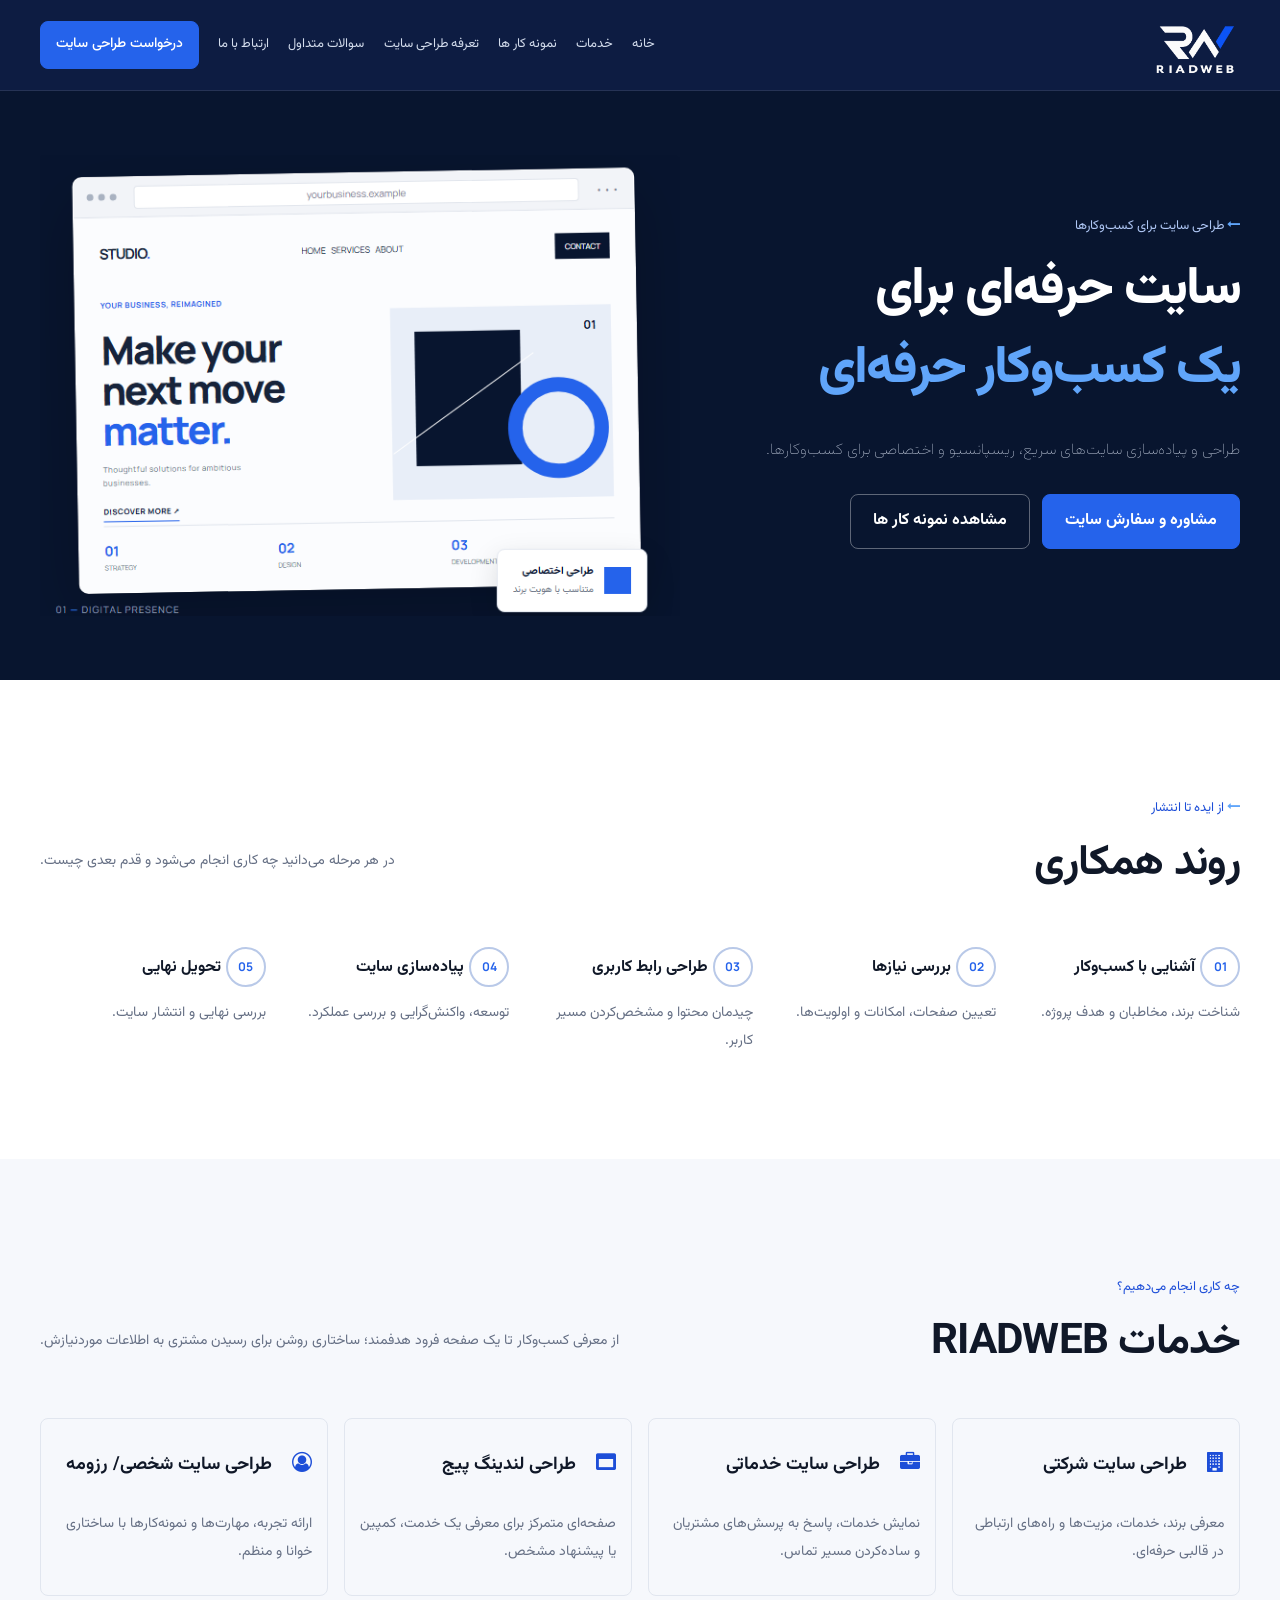
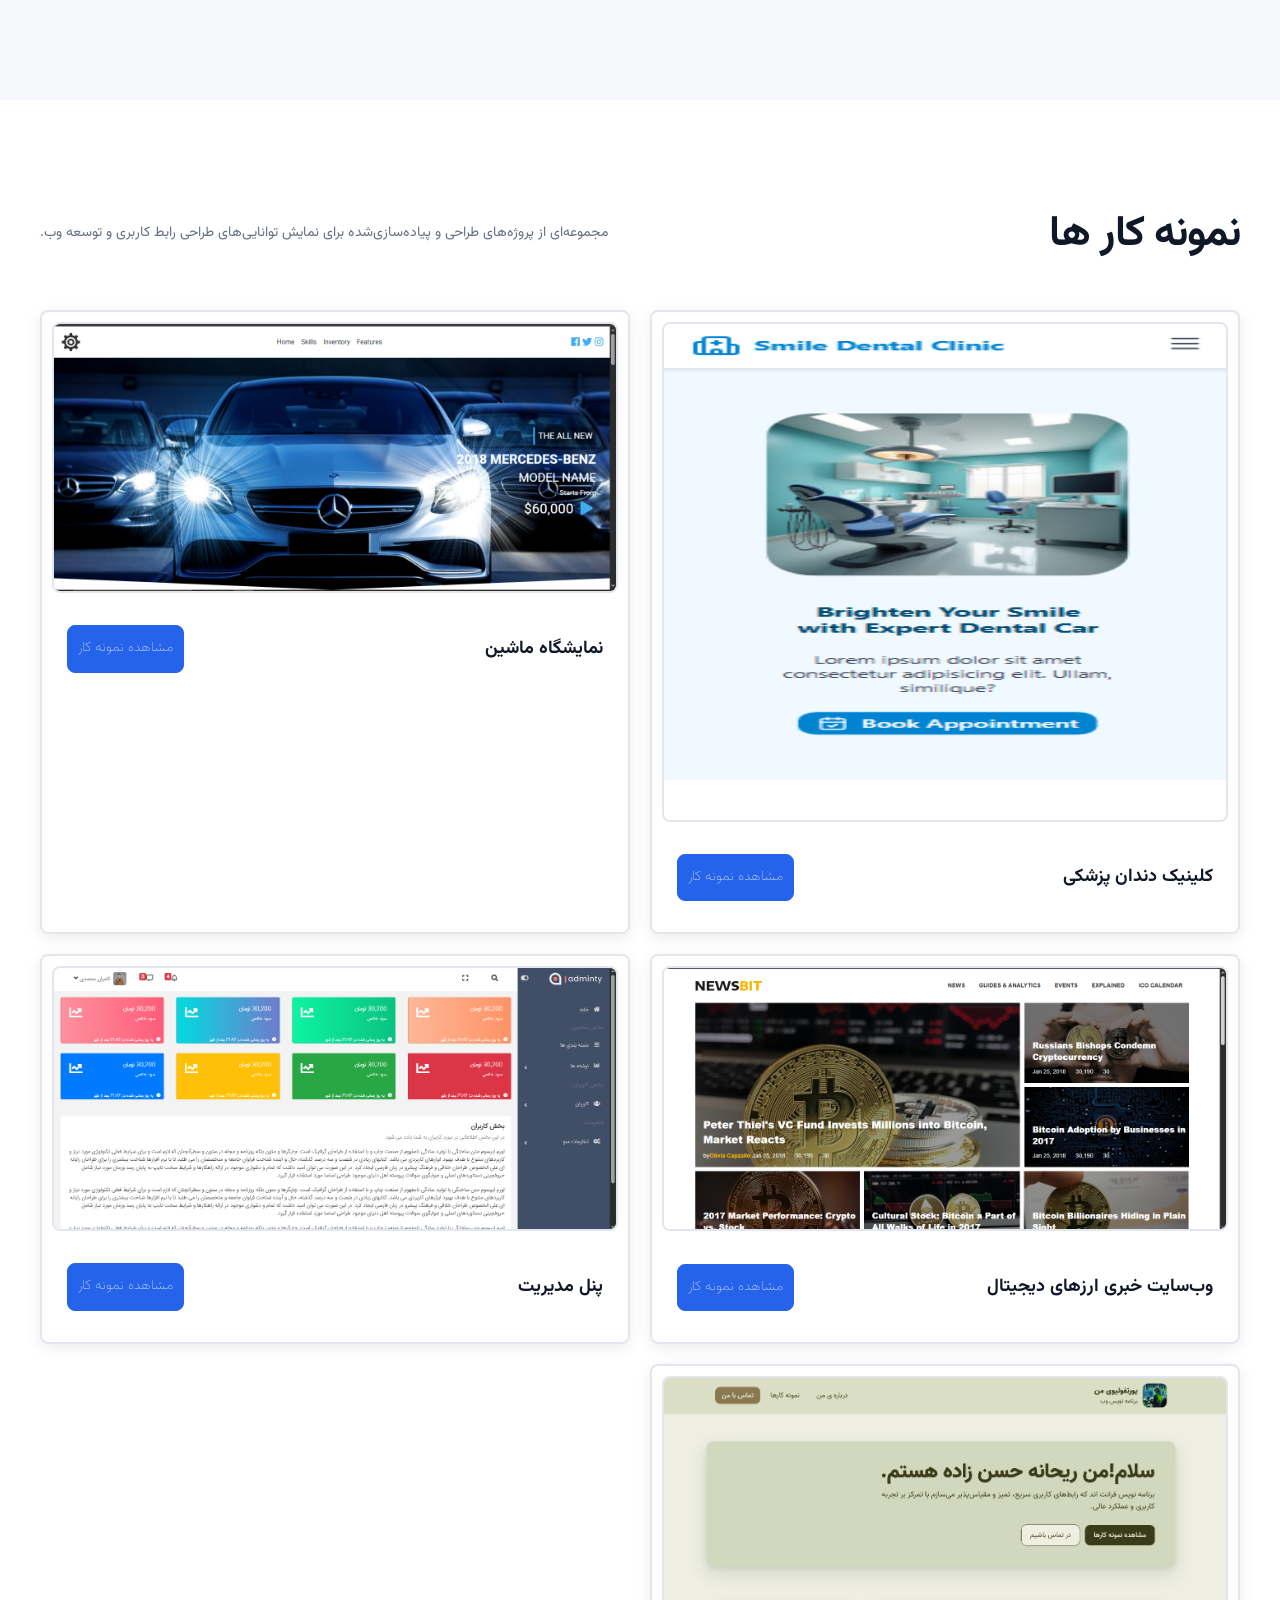
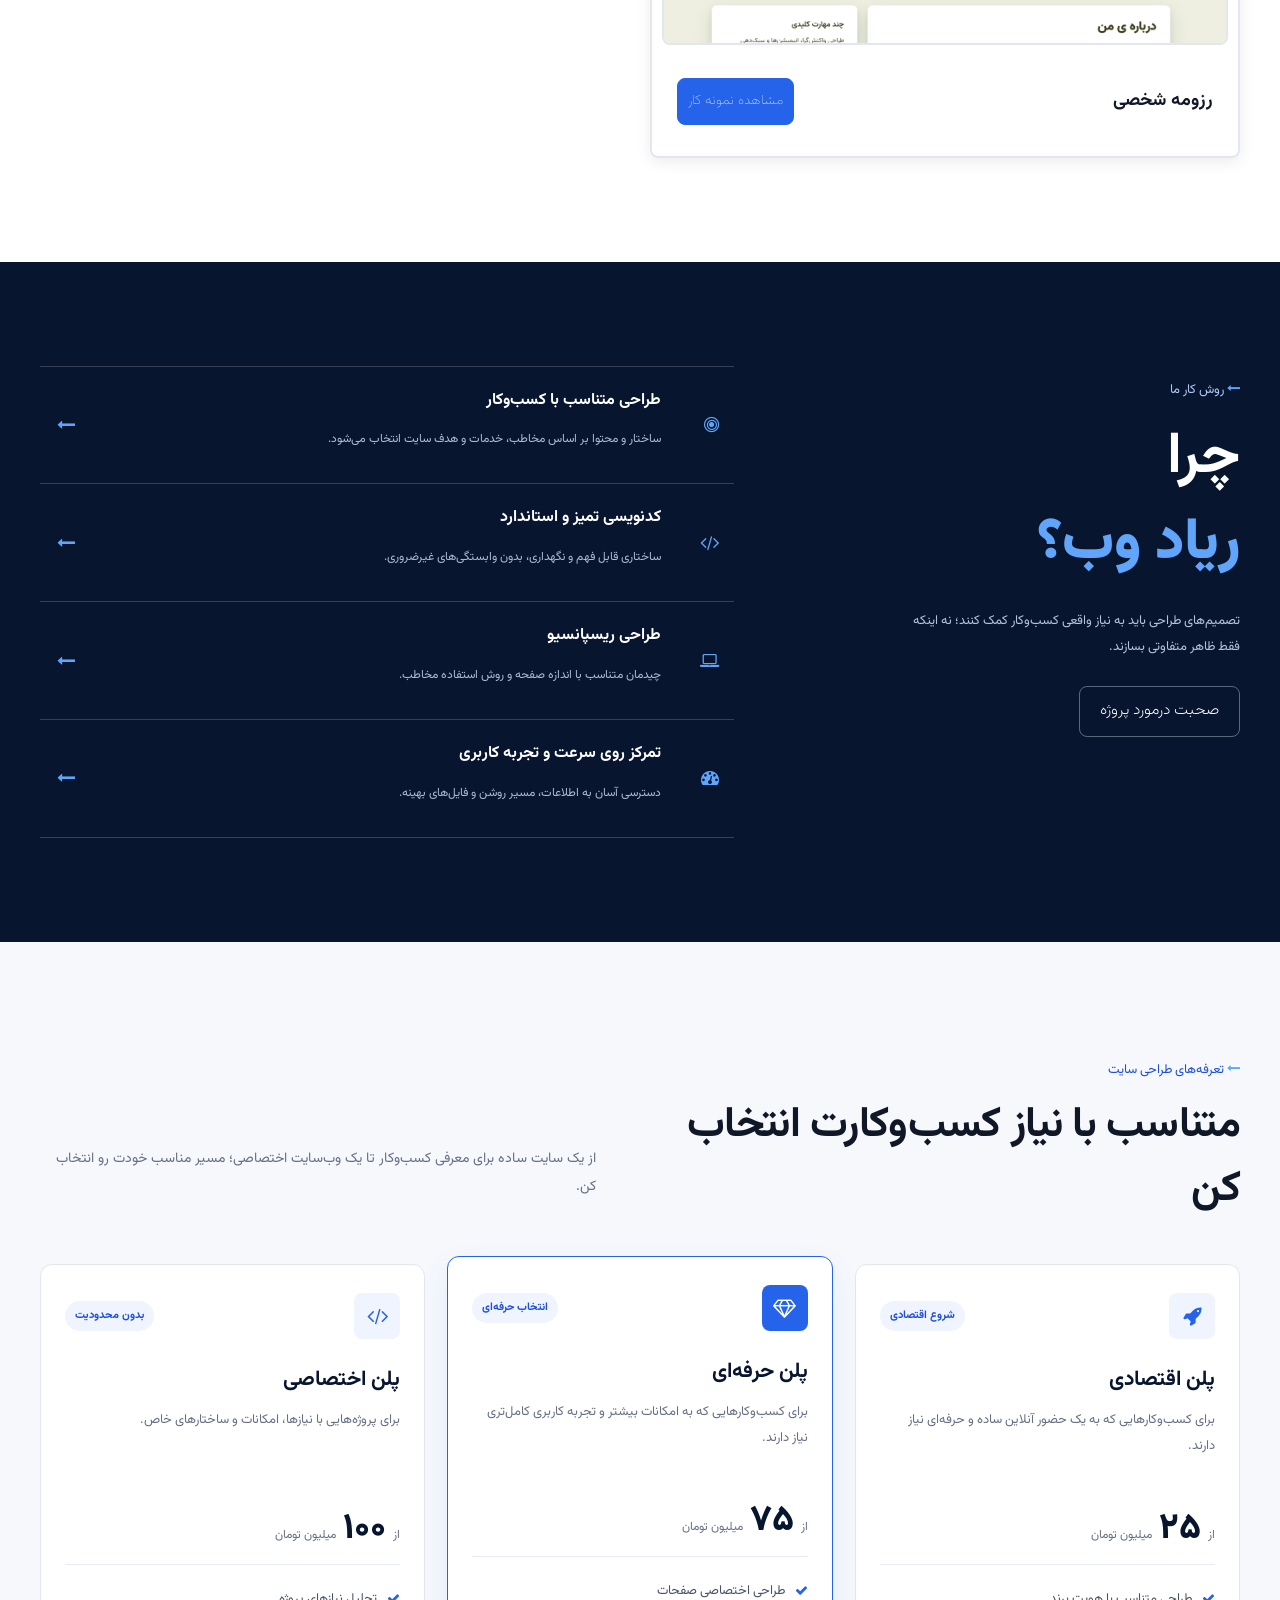
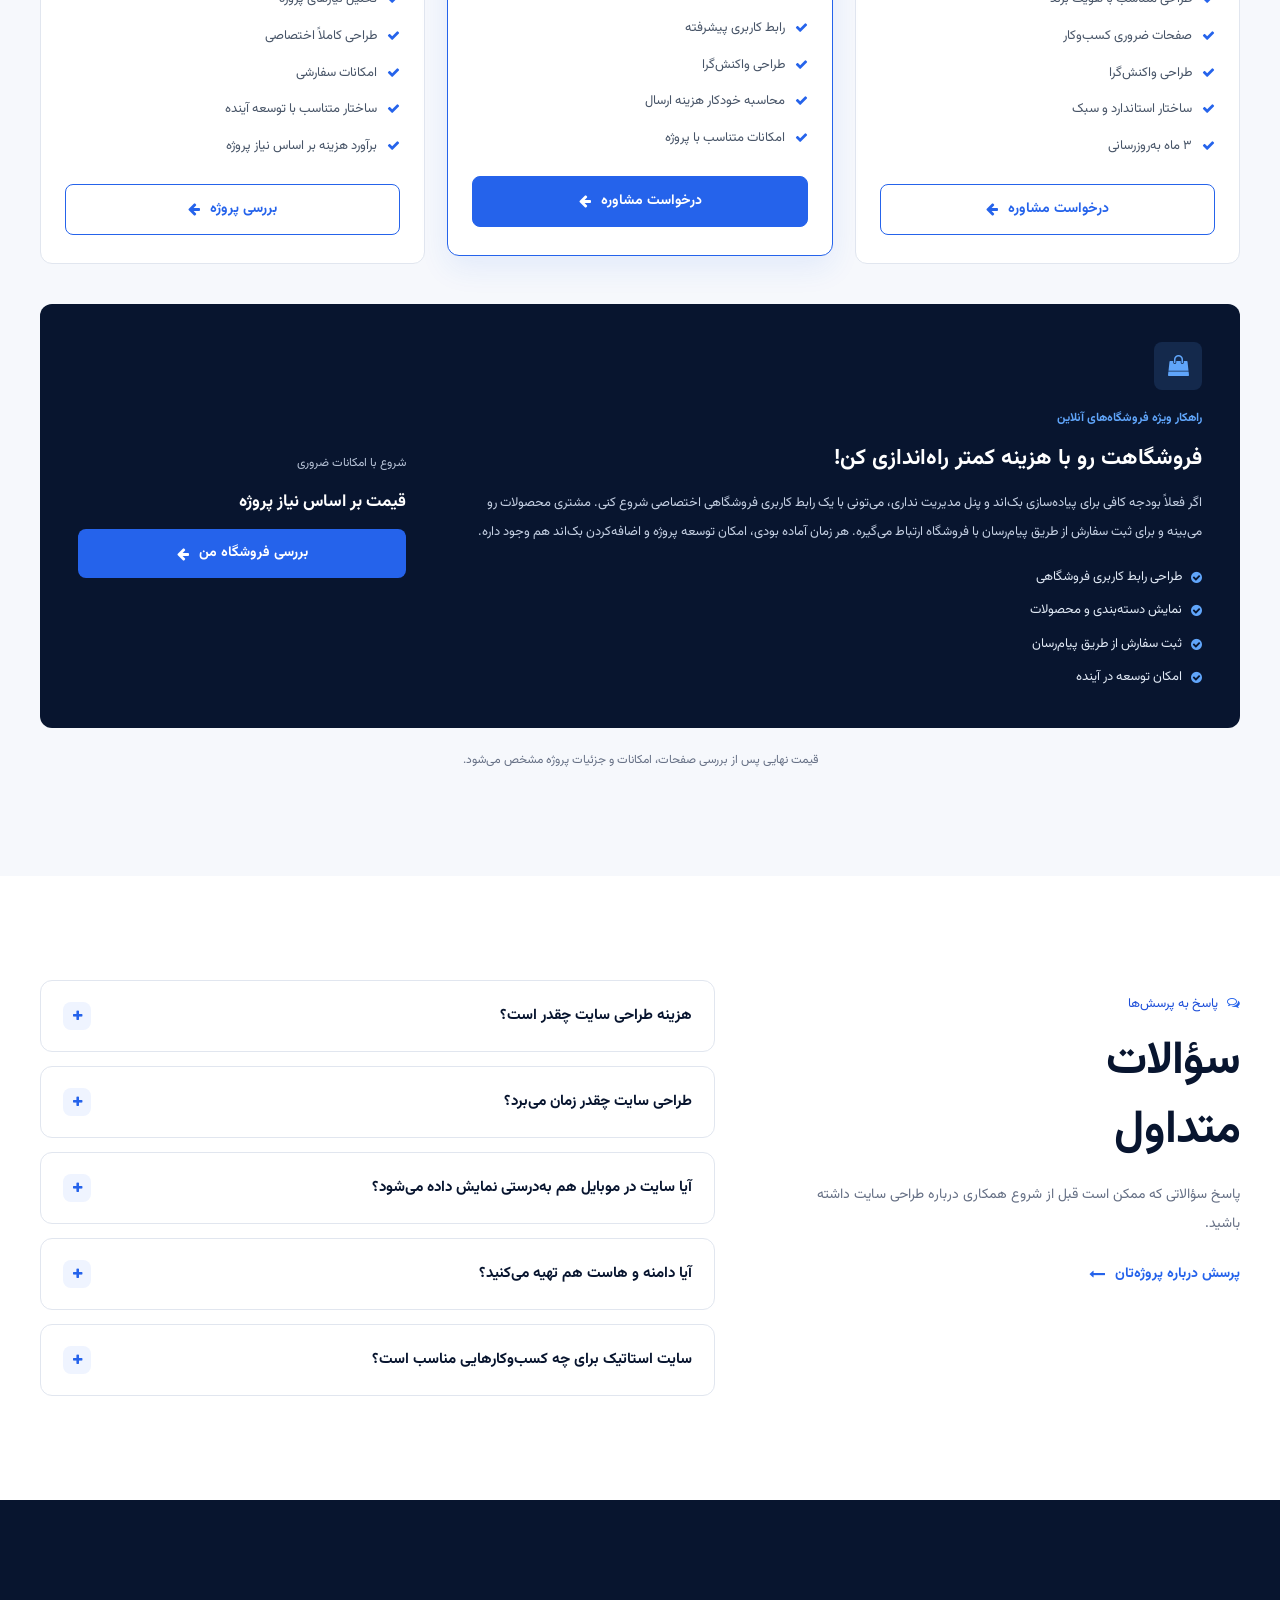
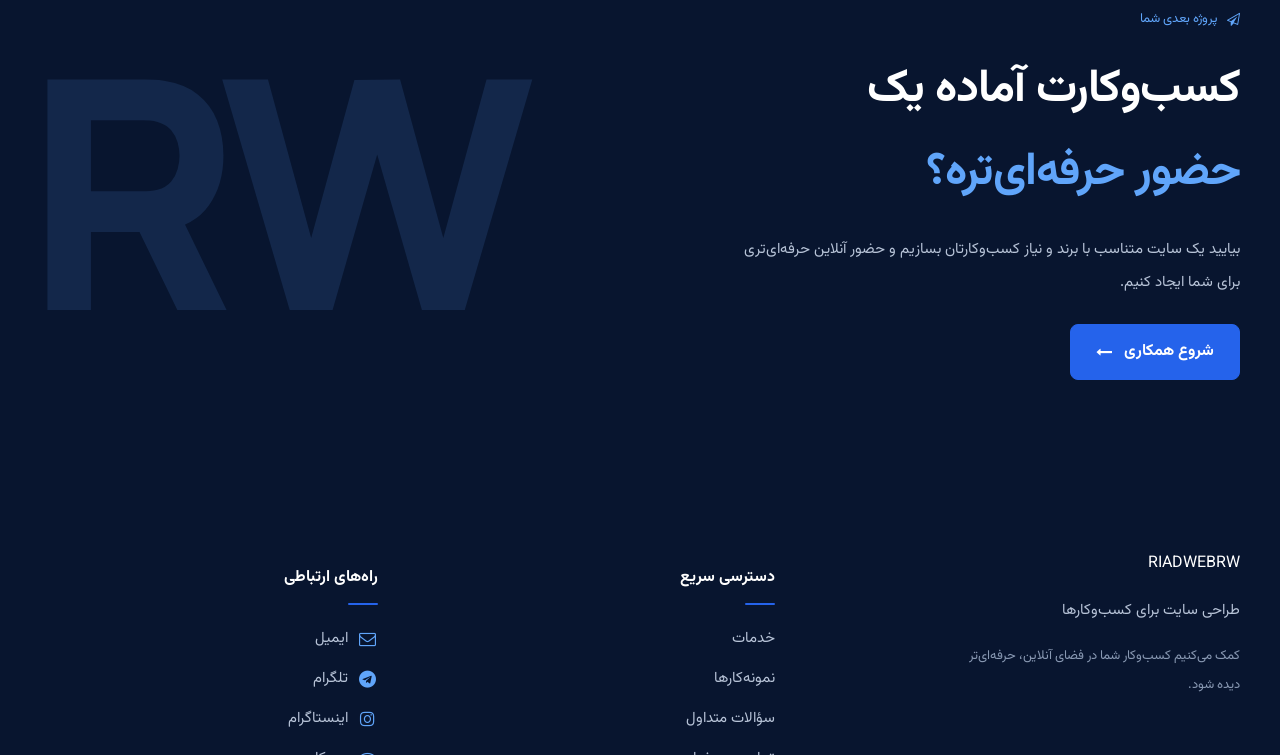
<file: index.html>
<!DOCTYPE html>
<html lang="fa" dir="rtl">

<head>
    <meta charset="UTF-8">
    <meta name="viewport" content="width=device-width, initial-scale=1.0">
    <meta name="theme-color" content="#08152F">
    <link rel="icon" type="image/png" href="images/LogoRiad.png">
    <title>طراحی سایت برای کسب‌وکارها | ریاد وب</title>
    <meta name="description" content="طراحی سایت برای کسب‌وکارها با ریادوب
    طراحی سایت شرکتی، خدماتی و فروشگاهی با رابط کاربری
    مدرن، ریسپانسیو و متناسب با نیاز برند شما.">
    <meta name="robots" content="index,follow">
    <link rel="canonical" href="https://riadweb.ir/">
    <meta property="og:type" content="website">
    <meta property="og:title" content="RIADWEB | طراحی سایت برای کسب‌وکارها">
    <meta property="og:description" content="سایت حرفه‌ای برای یک کسب‌وکار حرفه‌ای.">
    <meta property="og:url" content="https://riadweb.ir/">
    <meta property="og:image" content="https://riadweb.ir/images/LogoRiad.png">
    <meta property="og:image:alt" content="لوگوی برند RIADWEB">
    <!-- icon -->
    <link rel="stylesheet" href="https://cdnjs.cloudflare.com/ajax/libs/font-awesome/4.7.0/css/font-awesome.min.css">
    <!-- font -->
    <link rel="preconnect" href="https://fonts.googleapis.com">
    <link rel="preconnect" href="https://fonts.gstatic.com" crossorigin>
    <link
        href="https://fonts.googleapis.com/css2?family=Manrope:wght@400;500;600;700;800&family=Vazirmatn:wght@400;500;600;700;800&display=swap"
        rel="stylesheet">

    <!-- local file -->
    <link rel="stylesheet" href="styles/style.css">
    <script src="js/script.js" defer></script>
</head>

<body>
    <!-- request btn -->
    <a href="request.html" class="btn-primary btn request-btn">درخواست طراحی سایت</a>
    <!-- Start Header Section -->
    <header class="header">
        <section class="container header-inner">
            <article class="brand">
                <a href="#home">
                    <img src="images/LogoRiad.png" alt="لوگوی ریادوب">
                </a>
            </article>
            <button class="menu-toggle" type="button" aria-controls="primary-nav" aria-label="باز کردن منو"
                aria-expanded="false">
                <i class="fa fa-navicon"></i>
            </button>
            <nav class="primary-nav" id="primary-nav" aria-label="ناوبری اصلی">
                <a href="#home">خانه</a>
                <a href="#services">خدمات</a>
                <a href="#portfolio">نمونه کار ها</a>
                <a href="#plans">تعرفه طراحی سایت</a>
                <a href="#faq">سوالات متداول</a>
                <a href="#contact">ارتباط با ما</a>
                <a class="btn btn-primary" href="request.html">درخواست طراحی سایت</a>
            </nav>
        </section>
    </header>
    <!-- End Header Section -->
    <!-- Start Main -->
    <main>
        <!-- Start Hero Section -->
        <section class="hero" id="home">
            <div class="container">
                <div class="hero-text">
                    <!-- eyebrow -->
                    <P class="eyebrow">
                        <i class="fa fa-long-arrow-left"></i>
                        طراحی سایت برای کسب‌وکارها
                    </P>
                    <h1>
                        سایت حرفه‌ای برای<br />
                        <span>یک کسب‌وکار حرفه‌ای</span>
                    </h1>
                    <h5>طراحی و پیاده‌سازی سایت‌های سریع، ریسپانسیو و اختصاصی برای کسب‌وکارها.</h5>
                    <div class="hero-btn">
                        <a href="request.html" class="btn btn-primary">مشاوره و سفارش سایت</a>
                        <a href="#portfolio" class="btn btn-outline">مشاهده نمونه کار ها</a>
                    </div>
                </div>
                <div class="hero-img">
                    <img src="images/simple_web.png" alt="نمونه صفحه وب">
                </div>
            </div>
        </section>
        <!-- End Hero Section -->
        <!-- Start Process Section -->
        <section class="process section-pad">
            <div class="container">
                <div class="section-heading">
                    <div>
                        <!-- eyebrow -->
                        <P class="eyebrow eyebrow-dark">
                            <i class="fa fa-long-arrow-left"></i>
                            از ایده تا انتشار
                        </P>
                        <h2>روند همکاری</h2>
                    </div>
                    <p>در هر مرحله می‌دانید چه کاری انجام می‌شود و قدم بعدی چیست.</p>
                </div>
                <ol class="process-list">
                    <li>
                        <div>
                            <span class="process-number">01</span>
                            <h3>آشنایی با کسب‌وکار</h3>
                        </div>
                        <p>شناخت برند، مخاطبان و هدف پروژه.</p>
                    </li>
                    <li>
                        <div>
                            <span class="process-number">02</span>
                            <h3>بررسی نیازها</h3>
                        </div>
                        <p>تعیین صفحات، امکانات و اولویت‌ها.</p>
                    </li>
                    <li>
                        <div>
                            <span class="process-number">03</span>
                            <h3>طراحی رابط کاربری</h3>
                        </div>
                        <p>چیدمان محتوا و مشخص‌کردن مسیر کاربر.</p>
                    </li>
                    <li>
                        <div>
                            <span class="process-number">04</span>
                            <h3>پیاده‌سازی سایت</h3>
                        </div>
                        <p>توسعه، واکنش‌گرایی و بررسی عملکرد.</p>
                    </li>
                    <li>
                        <div>
                            <span class="process-number">05</span>
                            <h3>تحویل نهایی</h3>
                        </div>
                        <p>بررسی نهایی و انتشار سایت.</p>
                    </li>
                </ol>
            </div>
        </section>
        <!-- End Process Section -->
        <!-- Start Services Section -->
        <section class="services section-pad" id="services">
            <div class="container">
                <div class="section-heading">
                    <div>
                        <!-- eyebrow -->
                        <P class="eyebrow eyebrow-dark">
                            چه کاری انجام می‌دهیم؟
                        </P>
                        <h2>خدمات RIADWEB</h2>
                    </div>
                    <p>از معرفی کسب‌وکار تا یک صفحه فرود هدفمند؛ ساختاری روشن برای رسیدن مشتری به اطلاعات موردنیازش.</p>
                </div>
                <div class="services-grid">
                    <a href="request.html" class="services-card">
                        <div class="card-header">
                            <i class="fa fa-building"></i>
                            <h3>طراحی سایت شرکتی</h3>
                        </div>
                        <p>معرفی برند، خدمات، مزیت‌ها و راه‌های ارتباطی در قالبی حرفه‌ای.</p>
                    </a>
                    <a href="request.html" class="services-card">
                        <div class="card-header">
                            <i class="fa fa-briefcase"></i>
                            <h3>طراحی سایت خدماتی</h3>
                        </div>
                        <p>نمایش خدمات، پاسخ به پرسش‌های مشتریان و ساده‌کردن مسیر تماس.</p>
                    </a>
                    <a href="request.html" class="services-card">
                        <div class="card-header">
                            <i class="fa fa-window-maximize"></i>
                            <h3>طراحی لندینگ پیج</h3>
                        </div>
                        <p>صفحه‌ای متمرکز برای معرفی یک خدمت، کمپین یا پیشنهاد مشخص.</p>
                    </a>
                    <a href="request.html" class="services-card">
                        <div class="card-header">
                            <i class="fa fa-user-circle-o"></i>
                            <h3>طراحی سایت شخصی/ رزومه</h3>
                        </div>
                        <p>ارائه تجربه، مهارت‌ها و نمونه‌کارها با ساختاری خوانا و منظم.</p>
                    </a>
                </div>
            </div>
        </section>
        <!-- End Services Section -->

        <!-- Start Portfolio Section -->
        <section class="portfolio section-pad" id="portfolio">
            <div class="container">
                <div class="section-heading">
                    <h2>نمونه کار ها</h2>
                    <p>
                        مجموعه‌ای از پروژه‌های طراحی و پیاده‌سازی‌شده برای نمایش
                        توانایی‌های طراحی رابط کاربری و توسعه وب.</p>
                </div>
                <div class="portfolio-grid">
                    <!-- Project Article -->
                    <article class="project">
                        <picture>
                            <source media="(min-width: 600px)" srcset="images/dental-clinic-react.png">
                            <img loading="lazy" src="images/dentalsm.png" alt="نمونه کار کلینیک دندان پزشکی">
                        </picture>
                        <div class="project-footer">
                            <h3>کلینیک دندان پزشکی</h3>
                            <a href="https://m-reyhaneh-m.github.io/dental-clinic-react/" target="_blank"
                                rel="noopener noreferrer" class="btn btn-primary">مشاهده نمونه
                                کار</a>
                        </div>
                    </article>
                    <!-- Project Article -->
                    <article class="project">
                        <picture>
                            <source media="(min-width: 600px)" srcset="images/carshopmd.png">
                            <img loading="lazy" src="images/carshopsm.png" alt="نمونه کار نمایشگاه ماشین">
                        </picture>
                        <div class="project-footer">
                            <h3>نمایشگاه ماشین</h3>
                            <a href="https://m-reyhaneh-m.github.io/portfolio.github.io/projects/car-shop/index.html"
                                target="_blank" rel="noopener noreferrer" class="btn btn-primary">مشاهده نمونه
                                کار</a>
                        </div>
                    </article>
                    <!-- Project Article -->
                    <article class="project">
                        <picture>
                            <source media="(min-width: 600px)" srcset="images/cryptomd.png">
                            <img loading="lazy" src="images/cryptosm.png" alt="نمونه کار وب‌سایت خبری ارزهای دیجیتال">
                        </picture>
                        <div class="project-footer">
                            <h3>وب‌سایت خبری ارزهای دیجیتال</h3>
                            <a href="https://m-reyhaneh-m.github.io/portfolio.github.io/projects/second-project/index.html"
                                target="_blank" rel="noopener noreferrer" class="btn btn-primary">مشاهده نمونه
                                کار</a>
                        </div>
                    </article>

                    <!-- Project Article -->
                    <article class="project">
                        <picture>
                            <source media="(min-width: 600px)" srcset="images/adminpanelmd.png">
                            <img loading="lazy" src="images/adminpanelsm.png" alt="نمونه کار پنل مدیریت">
                        </picture>
                        <div class="project-footer">
                            <h3>پنل مدیریت</h3>
                            <a href="https://m-reyhaneh-m.github.io/portfolio.github.io/projects/admin-panel/index.html"
                                target="_blank" rel="noopener noreferrer" class="btn btn-primary">مشاهده نمونه
                                کار</a>
                        </div>
                    </article>
                    <!-- Project Article -->
                    <article class="project">
                        <picture>
                            <source media="(min-width: 600px)" srcset="images/portfoliomd.png">
                            <img loading="lazy" src="images/portfoliosm.png" alt="نمونه کار رزومه شخصی">
                        </picture>
                        <div class="project-footer">
                            <h3>رزومه شخصی</h3>
                            <a href="https://m-reyhaneh-m.github.io/portfolio.github.io/" target="_blank"
                                rel="noopener noreferrer" class="btn btn-primary">مشاهده نمونه
                                کار</a>
                        </div>
                    </article>
                </div>
            </div>
        </section>
        <!-- End Portfolio Section -->

        <!-- Start Why Section -->
        <div class="why-section section-pad">
            <div class="container why-layout">
                <div class="why-title">
                    <!-- eyebrow -->
                    <P class="eyebrow">
                        <i class="fa fa-long-arrow-left"></i>
                        روش کار ما
                    </P>
                    <h2>چرا <br> <span>ریاد وب؟</span></h2>
                    <p>تصمیم‌های طراحی باید به نیاز واقعی کسب‌وکار کمک کنند؛ نه اینکه فقط ظاهر متفاوتی بسازند.</p>
                    <a href="request.html" class="btn btn-outline">صحبت درمورد پروژه</a>
                </div>
                <div class="why-list">
                    <article>
                        <i class="fa fa-bullseye"></i>
                        <div>
                            <h3>طراحی متناسب با کسب‌وکار</h3>
                            <p>ساختار و محتوا بر اساس مخاطب، خدمات و هدف سایت انتخاب می‌شود.</p>
                        </div>
                        <i class="fa fa-long-arrow-left"></i>
                    </article>
                    <article>
                        <i class="fa fa-code"></i>
                        <div>
                            <h3>کدنویسی تمیز و استاندارد</h3>
                            <p>ساختاری قابل فهم و نگهداری، بدون وابستگی‌های غیرضروری.</p>
                        </div>
                        <i class="fa fa-long-arrow-left"></i>
                    </article>
                    <article>
                        <i class="fa fa-laptop"></i>
                        <div>
                            <h3>طراحی ریسپانسیو</h3>
                            <p>چیدمان متناسب با اندازه صفحه و روش استفاده مخاطب.</p>
                        </div>
                        <i class="fa fa-long-arrow-left"></i>
                    </article>
                    <article>
                        <i class="fa fa-tachometer"></i>
                        <div>
                            <h3>تمرکز روی سرعت و تجربه کاربری</h3>
                            <p>دسترسی آسان به اطلاعات، مسیر روشن و فایل‌های بهینه.</p>
                        </div>
                        <i class="fa fa-long-arrow-left"></i>
                    </article>
                </div>
            </div>
        </div>
        <!-- End Why Section -->
        <!-- Start Pricing Section -->
        <section class="pricing-section section-pad" id="plans">
            <div class="container">
                <div class="section-heading">
                    <div>
                        <p class="eyebrow eyebrow-dark">
                            <i class="fa fa-long-arrow-left"></i>
                            تعرفه‌های طراحی سایت
                        </p>
                        <h2>متناسب با نیاز کسب‌وکارت انتخاب کن</h2>
                    </div>
                    <p>
                        از یک سایت ساده برای معرفی کسب‌وکار تا یک وب‌سایت
                        اختصاصی؛ مسیر مناسب خودت رو انتخاب کن.
                    </p>
                </div>

                <div class="pricing-grid">
                    <!-- Economic Plan -->
                    <article class="pricing-card">
                        <div class="pricing-card-top">
                            <span class="pricing-icon">
                                <i class="fa fa-rocket"></i>
                            </span>
                            <span class="pricing-label">شروع اقتصادی</span>
                        </div>

                        <h3>پلن اقتصادی</h3>
                        <p class="pricing-description">
                            برای کسب‌وکارهایی که به یک حضور آنلاین ساده و حرفه‌ای نیاز دارند.
                        </p>

                        <div class="pricing-price">
                            <span>از</span>
                            <strong>۲۵</strong>
                            <span>میلیون تومان</span>
                        </div>

                        <ul class="pricing-features">
                            <li><i class="fa fa-check"></i> طراحی متناسب با هویت برند</li>
                            <li><i class="fa fa-check"></i> صفحات ضروری کسب‌وکار</li>
                            <li><i class="fa fa-check"></i> طراحی واکنش‌گرا</li>
                            <li><i class="fa fa-check"></i> ساختار استاندارد و سبک</li>
                            <li><i class="fa fa-check"></i> ۳ ماه به‌روزرسانی</li>
                        </ul>

                        <a href="request.html" class="pricing-button">
                            درخواست مشاوره
                            <i class="fa fa-arrow-left"></i>
                        </a>
                    </article>

                    <!-- Professional Plan -->
                    <article class="pricing-card pricing-card-featured">
                        <div class="pricing-card-top">
                            <span class="pricing-icon">
                                <i class="fa fa-diamond"></i>
                            </span>
                            <span class="pricing-label">انتخاب حرفه‌ای</span>
                        </div>

                        <h3>پلن حرفه‌ای</h3>
                        <p class="pricing-description">
                            برای کسب‌وکارهایی که به امکانات بیشتر و تجربه کاربری کامل‌تری نیاز دارند.
                        </p>

                        <div class="pricing-price">
                            <span>از</span>
                            <strong>۷۵</strong>
                            <span>میلیون تومان</span>
                        </div>

                        <ul class="pricing-features">
                            <li><i class="fa fa-check"></i> طراحی اختصاصی صفحات</li>
                            <li><i class="fa fa-check"></i> رابط کاربری پیشرفته</li>
                            <li><i class="fa fa-check"></i> طراحی واکنش‌گرا</li>
                            <li><i class="fa fa-check"></i> محاسبه خودکار هزینه ارسال</li>
                            <li><i class="fa fa-check"></i> امکانات متناسب با پروژه</li>
                        </ul>

                        <a href="request.html" class="pricing-button">
                            درخواست مشاوره
                            <i class="fa fa-arrow-left"></i>
                        </a>
                    </article>

                    <!-- Custom Plan -->
                    <article class="pricing-card">
                        <div class="pricing-card-top">
                            <span class="pricing-icon">
                                <i class="fa fa-code"></i>
                            </span>
                            <span class="pricing-label">بدون محدودیت</span>
                        </div>

                        <h3>پلن اختصاصی</h3>
                        <p class="pricing-description">
                            برای پروژه‌هایی با نیازها، امکانات و ساختارهای خاص.
                        </p>

                        <div class="pricing-price">
                            <span>از</span>
                            <strong>۱۰۰</strong>
                            <span>میلیون تومان</span>
                        </div>

                        <ul class="pricing-features">
                            <li><i class="fa fa-check"></i> تحلیل نیازهای پروژه</li>
                            <li><i class="fa fa-check"></i> طراحی کاملاً اختصاصی</li>
                            <li><i class="fa fa-check"></i> امکانات سفارشی</li>
                            <li><i class="fa fa-check"></i> ساختار متناسب با توسعه آینده</li>
                            <li><i class="fa fa-check"></i> برآورد هزینه بر اساس نیاز پروژه</li>
                        </ul>

                        <a href="request.html" class="pricing-button">
                            بررسی پروژه
                            <i class="fa fa-arrow-left"></i>
                        </a>
                    </article>

                </div>

                <!-- Special Online Store Plan -->
                <article class="pricing-special">
                    <div class="pricing-special-content">
                        <span class="pricing-special-icon">
                            <i class="fa fa-shopping-bag"></i>
                        </span>

                        <span class="pricing-special-label">راهکار ویژه فروشگاه‌های آنلاین</span>

                        <h3>فروشگاهت رو با هزینه کمتر راه‌اندازی کن!</h3>

                        <p>
                            اگر فعلاً بودجه کافی برای پیاده‌سازی بک‌اند و پنل مدیریت نداری،
                            می‌تونی با یک رابط کاربری فروشگاهی اختصاصی شروع کنی.
                            مشتری محصولات رو می‌بینه و برای ثبت سفارش از طریق پیام‌رسان
                            با فروشگاه ارتباط می‌گیره. هر زمان آماده بودی، امکان توسعه
                            پروژه و اضافه‌کردن بک‌اند هم وجود داره.
                        </p>

                        <ul class="pricing-special-features">
                            <li><i class="fa fa-check-circle"></i> طراحی رابط کاربری فروشگاهی</li>
                            <li><i class="fa fa-check-circle"></i> نمایش دسته‌بندی و محصولات</li>
                            <li><i class="fa fa-check-circle"></i> ثبت سفارش از طریق پیام‌رسان</li>
                            <li><i class="fa fa-check-circle"></i> امکان توسعه در آینده</li>
                        </ul>
                    </div>

                    <div class="pricing-special-action">
                        <span>شروع با امکانات ضروری</span>
                        <strong>قیمت بر اساس نیاز پروژه</strong>
                        <a href="request.html" class="pricing-special-button">
                            بررسی فروشگاه من
                            <i class="fa fa-arrow-left"></i>
                        </a>
                    </div>
                </article>

                <p class="pricing-note">
                    قیمت نهایی پس از بررسی صفحات، امکانات و جزئیات پروژه مشخص می‌شود.
                </p>

            </div>
        </section>
        <!-- End Pricing Section -->

        <!-- Start FAQ Section -->
        <section class="faq-section section-pad" id="faq">
            <div class="container faq-layout">

                <div class="faq-intro">
                    <p class="eyebrow eyebrow-dark">
                        <i class="fa fa-comments-o" aria-hidden="true"></i>
                        پاسخ به پرسش‌ها
                    </p>

                    <h2>سؤالات<br>متداول</h2>

                    <p>
                        پاسخ سؤالاتی که ممکن است قبل از شروع همکاری
                        درباره طراحی سایت داشته باشید.
                    </p>

                    <a class="text-link" href="request.html">
                        پرسش درباره پروژه‌تان
                        <i class="fa fa-long-arrow-left" aria-hidden="true"></i>
                    </a>
                </div>

                <div class="faq-list">

                    <details>
                        <summary>
                            <span>هزینه طراحی سایت چقدر است؟</span>
                            <i class="fa fa-plus faq-icon" aria-hidden="true"></i>
                        </summary>
                        <p>
                            هزینه طراحی سایت به نوع پروژه، تعداد صفحات،
                            امکانات و نیازهای کسب‌وکار شما بستگی دارد.
                            پس از بررسی جزئیات، پیشنهاد قیمت مشخصی ارائه می‌شود.
                        </p>
                    </details>

                    <details>
                        <summary>
                            <span>طراحی سایت چقدر زمان می‌برد؟</span>
                            <i class="fa fa-plus faq-icon" aria-hidden="true"></i>
                        </summary>
                        <p>
                            زمان طراحی به حجم پروژه، تعداد صفحات،
                            آماده‌بودن محتوا و امکانات موردنیاز بستگی دارد.
                            زمان تحویل قبل از شروع همکاری مشخص می‌شود.
                        </p>
                    </details>

                    <details>
                        <summary>
                            <span>آیا سایت در موبایل هم به‌درستی نمایش داده می‌شود؟</span>
                            <i class="fa fa-plus faq-icon" aria-hidden="true"></i>
                        </summary>
                        <p>
                            بله؛ تمام سایت‌ها با رویکرد واکنش‌گرا طراحی می‌شوند
                            تا در موبایل، تبلت و دسکتاپ تجربه کاربری مناسبی داشته باشند.
                        </p>
                    </details>

                    <details>
                        <summary>
                            <span>آیا دامنه و هاست هم تهیه می‌کنید؟</span>
                            <i class="fa fa-plus faq-icon" aria-hidden="true"></i>
                        </summary>
                        <p>
                            در انتخاب و اتصال دامنه و هاست مناسب راهنمایی‌تان
                            می‌کنیم. هزینه خرید دامنه و سرویس میزبانی
                            جداگانه محاسبه می‌شود.
                        </p>
                    </details>

                    <details>
                        <summary>
                            <span>سایت استاتیک برای چه کسب‌وکارهایی مناسب است؟</span>
                            <i class="fa fa-plus faq-icon" aria-hidden="true"></i>
                        </summary>
                        <p>
                            سایت استاتیک برای معرفی کسب‌وکار، نمایش خدمات،
                            نمونه‌کار، اطلاعات تماس و صفحات فرود گزینه مناسبی است.
                            برای امکاناتی مثل مدیریت سفارش و پنل کاربری،
                            ممکن است به بک‌اند یا سیستم مدیریت محتوا نیاز داشته باشید.
                        </p>
                    </details>

                </div>
            </div>
        </section>
        <!-- End FAQ Section -->

        <!-- Start Final CTA -->
        <section class="final-cta section-dark" id="contact">
            <div class="container cta-inner">

                <div class="cta-content">
                    <p class="eyebrow">
                        <i class="fa fa-paper-plane-o" aria-hidden="true"></i>
                        پروژه بعدی شما
                    </p>

                    <h2>
                        کسب‌وکارت آماده یک
                        <br>
                        <span>حضور حرفه‌ای‌تره؟</span>
                    </h2>

                    <p class="cta-description">
                        بیایید یک سایت متناسب با برند و نیاز کسب‌وکارتان بسازیم
                        و حضور آنلاین حرفه‌ای‌تری برای شما ایجاد کنیم.
                    </p>

                    <a class="btn btn-primary cta-button" href="request.html">
                        شروع همکاری
                        <i class="fa fa-long-arrow-left" aria-hidden="true"></i>
                    </a>
                </div>

                <div class="cta-brand" aria-hidden="true">
                    <span>RW</span>
                </div>

            </div>
        </section>
        <!-- End Final CTA -->
    </main>
    <!-- End Main -->

    <!-- Start Footer -->
    <footer class="site-footer" id="footer">

        <div class="container footer-main">

            <!-- Brand -->
            <div class="footer-brand">

                <a class="brand brand-light" href="index.html">
                    <span class="brand-mark" aria-hidden="true">RW</span>
                    <span class="brand-name">RIAD<span>WEB</span></span>
                </a>

                <p>
                    طراحی سایت برای کسب‌وکارها
                </p>

                <p class="footer-brand-description">
                    کمک می‌کنیم کسب‌وکار شما در فضای آنلاین،
                    حرفه‌ای‌تر دیده شود.
                </p>

            </div>


            <!-- Quick Links -->
            <div class="footer-nav">

                <h2>دسترسی سریع</h2>

                <a href="#services">خدمات</a>
                <a href="#portfolio">نمونه‌کارها</a>
                <a href="#faq">سؤالات متداول</a>
                <a href="request.html">تماس و درخواست</a>

            </div>


            <!-- Contact -->
            <div class="footer-contact">

                <h2>راه‌های ارتباطی</h2>

                <a href="mailto:riadweb.designer@gmail.com">
                    <i class="fa fa-envelope-o" aria-hidden="true"></i>
                    <span>ایمیل</span>
                </a>

                <a href="https://t.me/r_riad_m" target="_blank" rel="noopener noreferrer">
                    <i class="fa fa-telegram" aria-hidden="true"></i>
                    <span>تلگرام</span>
                </a>

                <a href="https://instagram.com/riad_web" target="_blank" rel="noopener noreferrer">
                    <i class="fa fa-instagram" aria-hidden="true"></i>
                    <span>اینستاگرام</span>
                </a>

                <a href="https://rubika.ir/r_riad_m" target="_blank" rel="noopener noreferrer">
                    <i class="fa fa-commenting-o" aria-hidden="true"></i>
                    <span>روبیکا</span>
                </a>

                <p>
                    برای شروع همکاری، از طریق یکی از راه‌های ارتباطی
                    با ما در تماس باشید.
                </p>

            </div>

        </div>


        <!-- Footer Bottom -->
        <div class="container footer-bottom">

            <span class="footer-copyright">
                © 2026 RIADWEB. All rights reserved.
            </span>

            <span class="footer-credit">
                ساخته شده با
                <i class="fa fa-heart" aria-hidden="true"></i>
                توسط تیم
                <strong>RIADWEB</strong>
            </span>

            <a href="#home" class="back-to-top">
                بازگشت به بالا
                <i class="fa fa-arrow-up" aria-hidden="true"></i>
            </a>

        </div>

    </footer>
    <!-- End Footer -->
</body>

</html>
</file>
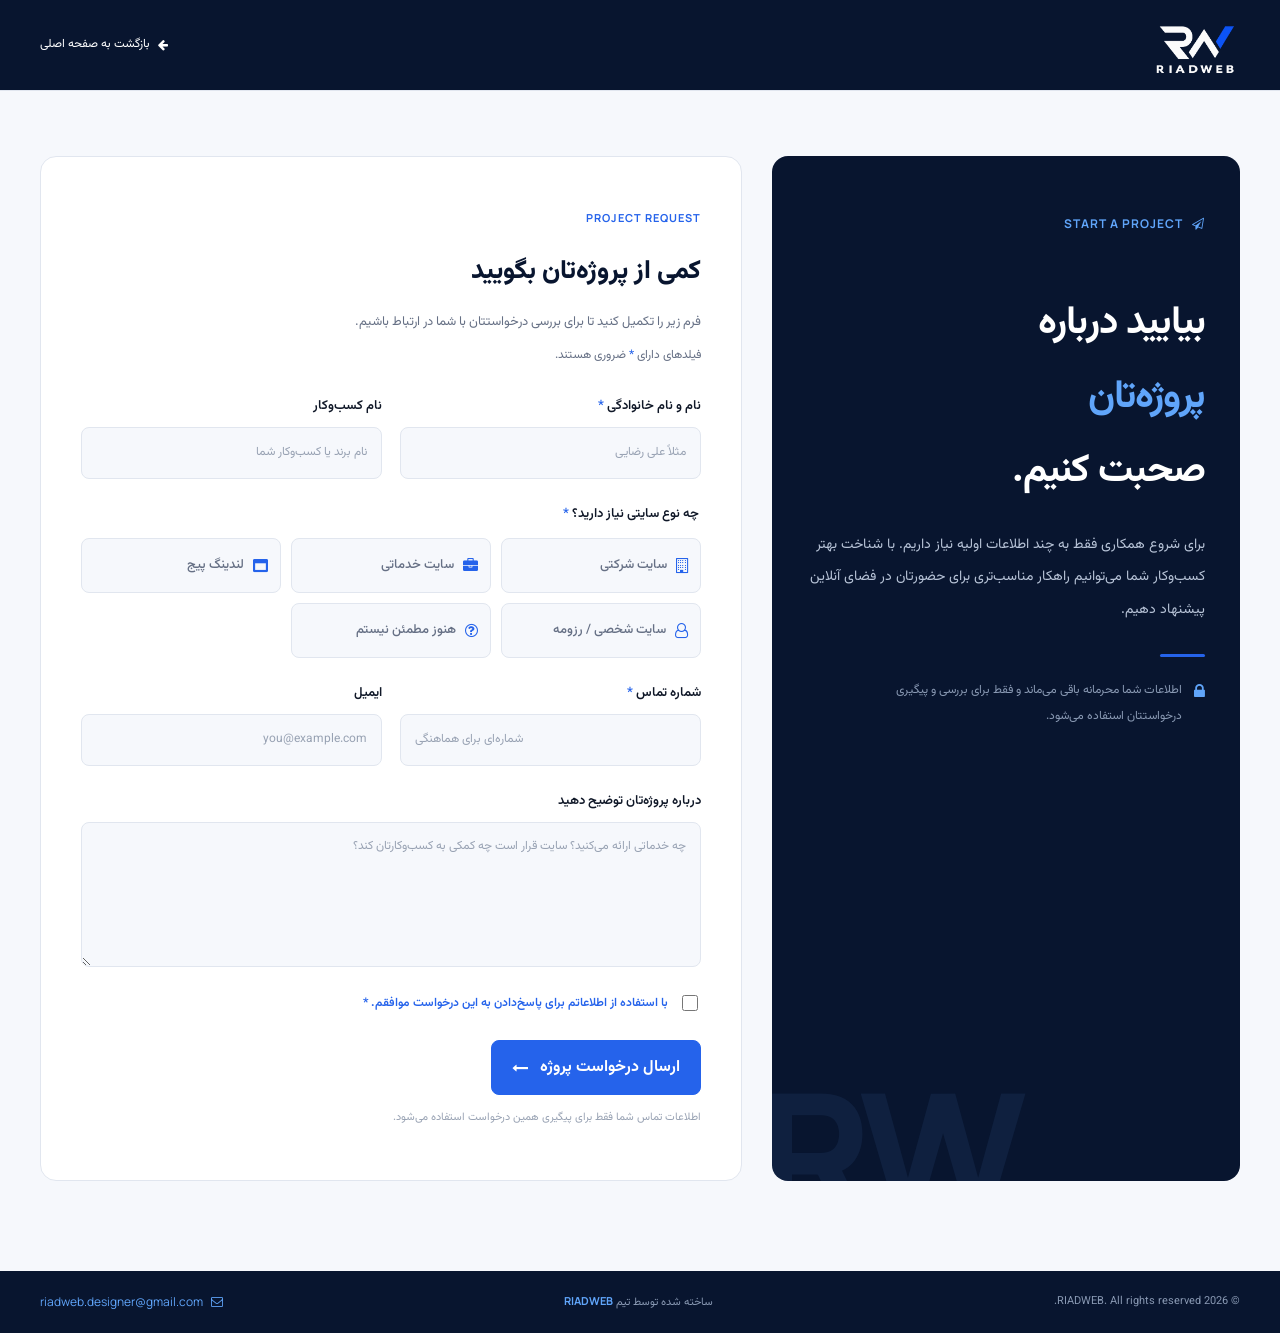
<file: request.html>
<!doctype html>
<html lang="fa" dir="rtl">

<head>
    <meta charset="utf-8">
    <meta name="viewport" content="width=device-width, initial-scale=1">
    <meta name="theme-color" content="#08152F">

    <title>درخواست طراحی سایت | RIADWEB</title>

    <meta name="description"
        content="برای دریافت مشاوره طراحی سایت و ثبت درخواست همکاری، اطلاعات اولیه پروژه خود را برای تیم RIADWEB ارسال کنید.">
    <meta name="robots" content="noindex,follow">
    <link rel="canonical" href="https://riadweb.ir/request.html">

    <link rel="preconnect" href="https://fonts.googleapis.com">
    <link rel="preconnect" href="https://fonts.gstatic.com" crossorigin>

    <link
        href="https://fonts.googleapis.com/css2?family=Manrope:wght@400;500;600;700;800&family=Vazirmatn:wght@400;500;600;700;800&display=swap"
        rel="stylesheet">
    <link rel="stylesheet" href="https://cdnjs.cloudflare.com/ajax/libs/font-awesome/4.7.0/css/font-awesome.min.css">

    <link rel="stylesheet" href="styles/style.css">
    <link rel="stylesheet" href="styles/request.css">
</head>

<body class="request-page">

    <!-- Header -->
    <header class="site-header request-header">
        <div class="container header-inner">

            <article class="brand">
                <a href="index.html">
                    <img src="images/LogoRiad.png" alt="لوگوی ریادوب">
                </a>
            </article>

            <a class="back-link" href="index.html">
                <i class="fa fa-arrow-left" aria-hidden="true"></i>
                بازگشت به صفحه اصلی
            </a>

        </div>
    </header>


    <!-- Main -->
    <main class="request-main">

        <div class="container request-layout">

            <!-- Introduction -->
            <aside class="request-aside">

                <p class="eyebrow">
                    <i class="fa fa-paper-plane-o" aria-hidden="true"></i>
                    START A PROJECT
                </p>

                <h1>
                    بیایید درباره
                    <br>
                    <span>پروژه‌تان</span>
                    <br>
                    صحبت کنیم.
                </h1>

                <p class="request-description">
                    برای شروع همکاری فقط به چند اطلاعات اولیه نیاز داریم.
                    با شناخت بهتر کسب‌وکار شما می‌توانیم راهکار مناسب‌تری
                    برای حضورتان در فضای آنلاین پیشنهاد دهیم.
                </p>

                <div class="request-aside-line"></div>

                <div class="request-note">
                    <i class="fa fa-lock" aria-hidden="true"></i>
                    <p>
                        اطلاعات شما محرمانه باقی می‌ماند و فقط برای
                        بررسی و پیگیری درخواستتان استفاده می‌شود.
                    </p>
                </div>

                <span class="request-decoration" aria-hidden="true">RW</span>

            </aside>


            <!-- Form -->
            <section class="request-form-wrap" aria-labelledby="form-title">

                <div class="form-heading">

                    <p class="eyebrow eyebrow-dark">
                        PROJECT REQUEST
                    </p>

                    <h2 id="form-title">کمی از پروژه‌تان بگویید</h2>

                    <p class="form-intro">
                        فرم زیر را تکمیل کنید تا برای بررسی درخواستتان با شما در ارتباط باشیم.
                    </p>

                    <p class="required-note">
                        فیلدهای دارای <span>*</span> ضروری هستند.
                    </p>

                </div>


                <!-- Project Form -->
                <form id="project-form" action="https://formspree.io/f/xkjjavvv" method="POST">

                    <input type="hidden" name="_subject" value="درخواست جدید طراحی سایت از RIADWEB">

                    <div class="form-grid">

                        <!-- Name -->
                        <div class="form-field">
                            <label for="name">
                                نام و نام خانوادگی
                                <span>*</span>
                            </label>

                            <input type="text" id="name" name="name" autocomplete="name" placeholder="مثلاً علی رضایی"
                                minlength="2" required>
                        </div>


                        <!-- Business -->
                        <div class="form-field">
                            <label for="business">نام کسب‌وکار</label>

                            <input type="text" id="business" name="business" autocomplete="organization"
                                placeholder="نام برند یا کسب‌وکار شما">
                        </div>


                        <!-- Website Type -->
                        <fieldset class="form-field form-field-full">

                            <legend>
                                چه نوع سایتی نیاز دارید؟
                                <span>*</span>
                            </legend>

                            <div class="choice-grid">

                                <label class="choice">
                                    <input type="radio" name="website_type" value="سایت شرکتی" required>
                                    <span>
                                        <i class="fa fa-building-o" aria-hidden="true"></i>
                                        سایت شرکتی
                                    </span>
                                </label>

                                <label class="choice">
                                    <input type="radio" name="website_type" value="سایت خدماتی">
                                    <span>
                                        <i class="fa fa-briefcase" aria-hidden="true"></i>
                                        سایت خدماتی
                                    </span>
                                </label>

                                <label class="choice">
                                    <input type="radio" name="website_type" value="لندینگ پیج">
                                    <span>
                                        <i class="fa fa-window-maximize" aria-hidden="true"></i>
                                        لندینگ پیج
                                    </span>
                                </label>

                                <label class="choice">
                                    <input type="radio" name="website_type" value="سایت شخصی یا رزومه">
                                    <span>
                                        <i class="fa fa-user-o" aria-hidden="true"></i>
                                        سایت شخصی / رزومه
                                    </span>
                                </label>

                                <label class="choice">
                                    <input type="radio" name="website_type" value="هنوز مطمئن نیستم">
                                    <span>
                                        <i class="fa fa-question-circle-o" aria-hidden="true"></i>
                                        هنوز مطمئن نیستم
                                    </span>
                                </label>

                            </div>

                        </fieldset>


                        <!-- Phone -->
                        <div class="form-field">
                            <label for="phone">
                                شماره تماس
                                <span>*</span>
                            </label>

                            <input type="tel" id="phone" name="phone" autocomplete="tel"
                                placeholder="شماره‌ای برای هماهنگی" required>
                        </div>


                        <!-- Email -->
                        <div class="form-field">
                            <label for="email">ایمیل</label>

                            <input type="email" id="email" name="email" autocomplete="email"
                                placeholder="you@example.com">
                        </div>


                        <!-- Details -->
                        <div class="form-field form-field-full">
                            <label for="details">
                                درباره پروژه‌تان توضیح دهید
                            </label>

                            <textarea id="details" name="project_details" rows="5"
                                placeholder="چه خدماتی ارائه می‌کنید؟ سایت قرار است چه کمکی به کسب‌وکارتان کند؟"></textarea>
                        </div>


                        <!-- Consent -->
                        <div class="form-field form-field-full">

                            <label class="consent">
                                <input type="checkbox" name="contact_consent" value="yes" required>

                                <span>
                                    با استفاده از اطلاعاتم برای پاسخ‌دادن به این درخواست موافقم.
                                    <b>*</b>
                                </span>
                            </label>

                        </div>

                    </div>


                    <!-- Submit -->
                    <button class="btn btn-primary submit-button" type="submit">
                        ارسال درخواست پروژه
                        <i class="fa fa-long-arrow-left" aria-hidden="true"></i>
                    </button>

                    <p class="form-status" id="form-status" role="status" aria-live="polite"></p>

                    <p class="form-privacy">
                        اطلاعات تماس شما فقط برای پیگیری همین درخواست استفاده می‌شود.
                    </p>

                </form>


                <!-- Success -->
                <div class="success-panel" id="success-panel" hidden>

                    <div class="success-icon" aria-hidden="true">
                        <i class="fa fa-check" aria-hidden="true"></i>
                    </div>

                    <h2>درخواستت ارسال شد.</h2>

                    <p>
                        ممنون از اعتمادت به RIADWEB.
                        برای هماهنگی مرحله بعد با شما در ارتباط خواهیم بود.
                    </p>

                    <a class="btn btn-primary" href="index.html">
                        بازگشت به صفحه اصلی
                    </a>

                </div>

            </section>

        </div>

    </main>


    <!-- Footer -->
    <footer class="request-footer">

        <div class="container request-footer-inner">

            <span>© 2026 RIADWEB. All rights reserved.</span>

            <span class="request-footer-credit">
                ساخته شده توسط تیم
                <strong>RIADWEB</strong>
            </span>

            <a href="mailto:riadweb.designer@gmail.com">
                <i class="fa fa-envelope-o" aria-hidden="true"></i>
                riadweb.designer@gmail.com
            </a>

        </div>

    </footer>

    <script src="js/request.js" defer></script>
</body>

</html>
</file>
<file: styles/style.css>
:root {
  --navy: #08152f;
  --navy-2: #0d1c42;
  --blue: #2563eb;
  --light-blue: #60a5fa;
  --dark-blue: #1d4ed8;
  --white: #ffffff;
  --text: #101828;
  --muted: #667085;
  --surface: #f6f8fc;
  --border-light: 1px solid rgba(255, 255, 255, 0.1);
  --radius-sm: 8px;
  --radius-md: 12px;
  --radius-lg: 16px;
  --space-1: 8px;
  --space-2: 16px;
  --space-3: 24px;
  --space-4: 32px;
  --space-5: 40px;
  --space-6: 48px;
  --space-7: 64px;
  --space-8: 80px;
  --container: 1200px;
  --font-fa: "Vazirmatn", Tahoma, sans-serif;
  --font-en: "Manrope", Arial, sans-serif;
}
* {
  box-sizing: border-box;
}
html {
  scroll-behavior: smooth;
  scroll-padding-top: 96px;
}
body {
  margin: 0;
  font-family: var(--font-fa);
  color: var(--text);
  background-color: var(--white);
  line-height: 1.8;
  -webkit-font-smoothing: antialiased;
  position: relative;
}
button,
input,
textarea {
  font-family: var(--font-fa);
}
a {
  color: inherit;
  text-decoration: none;
}
.container {
  width: min(var(--container), calc(100% - 48px));
  margin-inline: auto;
}
.btn {
  display: inline-flex;
  align-items: center;
  justify-content: center;
  padding: 12px 22px;
  font-size: 16px;
  font-weight: 700;
  border-radius: var(--radius-sm);
  cursor: pointer;
  transition: 0.2s ease;
}
.btn-primary {
  border: 1px solid var(--blue);
  background: var(--blue);
  color: var(--white);
}
.btn:hover {
  background: var(--dark-blue);
  border-color: var(--light-blue);
}
.btn-outline {
  color: white;
  background: transparent;
  border: 1px solid rgba(255, 255, 255, 0.35);
}
.btn-outline:hover {
  background: rgba(255, 255, 255, 0.08);
  border-color: var(--light-blue);
}
.eyebrow {
  color: #afc7f5;
  font-size: 13px;
}
.eyebrow-dark {
  color: var(--dark-blue);
}
.eyebrow i {
  color: var(--light-blue);
}
.section-heading {
  display: flex;
  flex-direction: column;

  align-items: flex-start;
  gap: 14px;
  margin-bottom: 30px;
}
.section-heading h2 {
  margin: 0;
  font-size: 32px;
  line-height: 1.5;
  letter-spacing: -0.7px;
}
.section-heading > p {
  font-size: 14px;
  padding: 0 0 7px;
  color: var(--muted);
  line-height: 2;
}
.section-pad {
  padding-block: 60px;
}

/* request btn */
.request-btn {
  position: fixed;
  bottom: 30px;
  left: 30px;
  font-size: 12px;
  padding: 5px 10px;
  font-weight: 100;
  z-index: 1000;
}

/* Start Header */
.header {
  width: 100%;
  position: sticky;
  top: 0;
  z-index: 1000;
  background-color: var(--navy-2);
  color: var(--white);
  backdrop-filter: blur(20px);
  min-height: 80px;
  text-align: center;
  border-bottom: var(--border-light);
}
.header-inner {
  min-height: inherit;
  display: flex;
  justify-content: space-between;
  align-items: center;
}
.brand img {
  display: block;
  max-height: 80px;
  width: auto;
}
.header-inner .btn {
  display: none;
}
.primary-nav {
  display: none;
  color: #d3dcec;
  font-size: 16px;
}

/* toggle btn */
.menu-toggle {
  background: transparent;
  border: none;
  color: var(--surface);
  cursor: pointer;
  font-size: 18px;
  transition: 0.2s ease;
}
.menu-toggle:hover {
  color: var(--light-blue);
}
/* End Header */

/* Start Hero */
.hero {
  background-color: var(--navy);
  overflow: hidden;
  padding: 60px 0;
}
.hero .container {
  display: block;
}
.hero-img img {
  display: none;
}
.hero-text {
  width: 100%;
  margin: auto;
}
.hero-text h1 {
  margin: 5px 0;
  font-size: clamp(34px, 4.1vw, 62px);
  color: var(--white);
  line-height: 1.5;
  letter-spacing: -1.7px;
  font-weight: 800;
}
.hero-text h1 span {
  color: var(--light-blue);
}

.hero-text h5 {
  color: #d3dcec;
  font-weight: 100;
  font-size: 16px;
  line-height: 2;
}

.hero-btn {
  display: flex;
  flex-direction: column;
  gap: 16px;
  width: 100%;
  margin: 20px 0;
}
.hero-btn a {
  width: 100%;
}
/* End Hero */

/* Start Process */
.process {
  padding: 40px 0;
}
.process-list {
  list-style: none;
  display: grid;
  margin: 0;
  padding: 0;
  grid-template-columns: 1fr;
  gap: 0;
}
.process-list li div {
  display: flex;
  align-items: baseline;
}
.process-list h3 {
  margin-right: 5px;
  font-size: 16px;
}
.process-list p {
  font-size: 14px;
  color: var(--muted);
  line-height: 2;
  margin: 0;
}
.process-number {
  display: grid;
  place-items: center;
  width: 40px;
  height: 40px;
  border: 2px solid #b9c9e8;
  color: var(--blue);
  font: 700 12px var(--font-en);
  background-color: var(--white);
  border-radius: 100%;
}
/* End Process */

/* Start Services */
.services {
  background: var(--surface);
}
.services-grid {
  display: grid;
  grid-template-columns: repeat(1, 1fr);
  gap: 15px 0;
}
.services-card {
  display: flex;
  flex-direction: column;
  padding: 15px;
  border: 1px solid #e1e6ef;
  border-radius: var(--radius-sm);
  transition: 0.2s;
  transition:
    transform 0.25s ease,
    box-shadow 0.25s ease;
}
.services-card:hover {
  background-color: var(--white);
  transform: translateY(-4px);
  box-shadow: 0 16px 40px rgba(20, 60, 44, 0.14);
}
.card-header {
  display: flex;
  align-items: baseline;
}
.card-header h3 {
  margin: 15px 10px;
  font-size: 18px;
}
.card-header i {
  font-size: 20px;
  color: var(--dark-blue);
  margin-left: 10px;
}
.services-grid p {
  color: var(--muted);
  font-size: 14px;
  line-height: 2;
}
/* End Services */

/* Start Portfolio */
.portfolio-grid {
  display: grid;
  grid-template-columns: repeat(1, 1fr);
  gap: 20px;
}
.project {
  overflow: hidden;
  padding: 10px;
  border: 2px solid #e1e6ef;
  border-radius: var(--radius-sm);
  box-shadow: 0 4px 15px rgba(0, 0, 0, 0.08);
  transition:
    transform 0.25s ease,
    box-shadow 0.25s ease;
}
.project:hover {
  transform: translateY(-4px);
  box-shadow: 0 16px 40px rgba(20, 60, 44, 0.14);
}
.project img {
  width: 100%;
  border: 2px solid #e1e6ef;
  border-radius: var(--radius-sm);
  max-height: 500px;
}
.project-footer {
  padding: 10px 15px;
  display: flex;
  justify-content: space-between;
  align-items: center;
}
.project-footer h3 {
  font-size: 16px;
  max-width: 50%;
}
.project-footer a {
  font-size: 12px;
  padding: 5px;
  font-weight: 100;
  text-align: center;
  max-width: 50%;
}

/* End Portfolio */

/* Start Why Section */
.why-section {
  background-color: var(--navy);
  color: var(--white);
}
.why-layout {
  display: grid;
  grid-template-columns: 1fr;
  gap: 40px;
}
.why-title h2 {
  font-size: clamp(40px, 4.5vw, 60px);
  margin: 0;
  line-height: 1.5;
}
.why-title h2 span {
  margin-right: 0;
  color: var(--light-blue);
  font-weight: 900;
}
.why-title h2 br {
  display: none;
}
.why-title > p:not(.eyebrow) {
  color: #b7c3d7;
  max-width: 340px;
  font-size: 13px;
  line-height: 2;
  margin: 20px 0 26px;
}
.why-title a {
  font-weight: 200;
  padding: 10px 20px;
}

.why-list {
  border-top: 1px solid rgba(255, 255, 255, 0.18);
}

.why-list article {
  display: grid;
  align-items: center;
  grid-template-columns: 28px 1fr 15px;
  gap: 15px;
  border-bottom: 1px solid rgba(255, 255, 255, 0.18);
  padding: 20px 15px;
}
.why-list article h3 {
  font-size: 14px;
  margin: 0 0 5px;
}
.why-list article i {
  color: var(--light-blue);
  font-size: 18px;
}
.why-list article p {
  color: #aebbd1;
  font-size: 12px;
  line-height: 2;
}
/* End Why Section */

/* Start Pricing Section */
.pricing-section {
  background: var(--surface);
}

.pricing-grid {
  display: grid;
  grid-template-columns: 1fr;
  gap: 18px;
}

.pricing-card {
  display: flex;
  flex-direction: column;
  padding: 24px 20px;
  background: var(--white);
  border: 1px solid #e1e6ef;
  border-radius: var(--radius-md);
  transition:
    transform 0.25s ease,
    box-shadow 0.25s ease;
}

.pricing-card:hover {
  transform: translateY(-4px);
  box-shadow: 0 16px 35px rgba(8, 21, 47, 0.08);
}

.pricing-card-top {
  display: flex;
  align-items: center;
  justify-content: space-between;
  gap: 10px;
  margin-bottom: 22px;
}

.pricing-icon {
  display: grid;
  place-items: center;
  width: 46px;
  height: 46px;
  border-radius: var(--radius-sm);
  background: #eff4ff;
  color: var(--blue);
  font-size: 20px;
}

.pricing-label {
  color: var(--dark-blue);
  background: #eff4ff;
  padding: 5px 10px;
  border-radius: 30px;
  font-size: 11px;
  font-weight: 700;
}

.pricing-card h3 {
  margin: 0 0 8px;
  font-size: 21px;
  color: var(--navy);
}

.pricing-description {
  color: var(--muted);
  font-size: 13px;
  line-height: 2;
  margin: 0;
  min-height: 78px;
}

.pricing-price {
  display: flex;
  align-items: baseline;
  gap: 7px;
  margin-block: 22px;
  padding-bottom: 18px;
  border-bottom: 1px solid #e8edf5;
  color: var(--muted);
  font-size: 12px;
}

.pricing-price strong {
  color: var(--navy);
  font-family: var(--font-en), var(--font-fa);
  font-size: 36px;
  font-weight: 800;
  line-height: 1;
}

.pricing-features {
  list-style: none;
  padding: 0;
  margin: 0 0 25px;
  display: grid;
  gap: 12px;
}

.pricing-features li {
  display: flex;
  align-items: flex-start;
  gap: 10px;
  color: #475467;
  font-size: 13px;
  line-height: 1.9;
}

.pricing-features li i {
  color: var(--blue);
  margin-top: 5px;
  font-size: 13px;
}

.pricing-button {
  display: flex;
  justify-content: center;
  align-items: center;
  gap: 10px;
  width: 100%;
  margin-top: auto;
  padding: 12px 16px;
  border: 1px solid var(--blue);
  border-radius: var(--radius-sm);
  background: transparent;
  color: var(--blue);
  font-size: 14px;
  font-weight: 700;
  transition: 0.2s ease;
}

.pricing-button:hover {
  background: var(--blue);
  color: var(--white);
}

/* Featured Plan */

.pricing-card-featured {
  border: 1px solid var(--blue);
  position: relative;
  box-shadow: 0 12px 30px rgba(37, 99, 235, 0.09);
}

.pricing-card-featured .pricing-icon {
  background: var(--blue);
  color: var(--white);
}

.pricing-card-featured .pricing-button {
  background: var(--blue);
  color: var(--white);
}

.pricing-card-featured .pricing-button:hover {
  background: var(--dark-blue);
}

/* Special Online Store Card */

.pricing-special {
  display: grid;
  grid-template-columns: 1fr;
  gap: 25px;
  margin-top: 28px;
  padding: 25px 20px;
  border-radius: var(--radius-md);
  background: var(--navy);
  color: var(--white);
}

.pricing-special-content {
  min-width: 0;
}

.pricing-special-icon {
  display: grid;
  place-items: center;
  width: 48px;
  height: 48px;
  margin-bottom: 18px;
  border-radius: var(--radius-sm);
  background: rgba(96, 165, 250, 0.14);
  color: var(--light-blue);
  font-size: 21px;
}

.pricing-special-label {
  display: block;
  margin-bottom: 10px;
  color: var(--light-blue);
  font-size: 12px;
  font-weight: 700;
}

.pricing-special h3 {
  margin: 0 0 12px;
  font-size: 22px;
  line-height: 1.7;
}

.pricing-special-content > p {
  margin: 0;
  color: #c5d0e3;
  font-size: 13px;
  line-height: 2.2;
}

.pricing-special-features {
  list-style: none;
  padding: 0;
  margin: 20px 0 0;
  display: grid;
  gap: 10px;
}

.pricing-special-features li {
  display: flex;
  align-items: flex-start;
  gap: 9px;
  color: #e1e9f5;
  font-size: 13px;
}

.pricing-special-features i {
  color: var(--light-blue);
  margin-top: 5px;
}

.pricing-special-action {
  display: flex;
  flex-direction: column;
  justify-content: center;
  align-items: flex-start;
  gap: 12px;
  padding-top: 20px;
  border-top: 1px solid rgba(255, 255, 255, 0.15);
}

.pricing-special-action > span {
  color: #b7c3d7;
  font-size: 12px;
}

.pricing-special-action strong {
  font-size: 17px;
}

.pricing-special-button {
  display: inline-flex;
  justify-content: center;
  align-items: center;
  gap: 10px;
  width: 100%;
  padding: 12px 16px;
  border-radius: var(--radius-sm);
  background: var(--blue);
  color: var(--white);
  font-size: 14px;
  font-weight: 700;
  transition: 0.2s ease;
}

.pricing-special-button:hover {
  background: var(--dark-blue);
}

.pricing-note {
  margin: 20px 0 0;
  text-align: center;
  color: var(--muted);
  font-size: 12px;
  line-height: 2;
}
/* End Pricing Section */

/* Start FAQ Section */
.faq-section {
  background-color: var(--white);
}

.faq-layout {
  display: grid;
  grid-template-columns: 1fr;
  gap: 30px;
}

/* FAQ Intro */

.faq-intro {
  min-width: 0;
}

.faq-intro .eyebrow {
  margin-bottom: 12px;
  font-size: 13px;
}

.faq-intro .eyebrow i {
  color: var(--blue);
  margin-left: 6px;
}

.faq-intro h2 {
  color: var(--navy);
  font-size: 32px;
  line-height: 1.5;
  letter-spacing: -0.7px;
  margin: 0 0 15px;
}

.faq-intro > p:not(.eyebrow) {
  color: var(--muted);
  font-size: 14px;
  line-height: 2.1;
  margin: 0 0 20px;
}

.faq-intro .text-link {
  display: inline-flex;
  align-items: center;
  gap: 10px;
  color: var(--blue);
  font-size: 14px;
  font-weight: 700;
  transition: 0.2s ease;
}

.faq-intro .text-link:hover {
  color: var(--dark-blue);
}

.faq-intro .text-link i {
  font-size: 16px;
  transition: transform 0.2s ease;
}

.faq-intro .text-link:hover i {
  transform: translateX(-4px);
}

/* FAQ List */

.faq-list {
  display: flex;
  flex-direction: column;
  gap: 12px;
}

.faq-list details {
  background-color: var(--white);
  border: 1px solid #e1e6ef;
  border-radius: var(--radius-md);
  padding-inline: 16px;
  transition: 0.25s ease;
}

.faq-list details:hover {
  border-color: #b9c9e8;
}

.faq-list details[open] {
  border-color: var(--blue);
  box-shadow: 0 5px 18px rgba(37, 99, 235, 0.06);
}

.faq-list summary {
  list-style: none;
  cursor: pointer;
  display: flex;
  align-items: center;
  justify-content: space-between;
  gap: 15px;
  padding-block: 17px;
  color: var(--navy);
  font-size: 14px;
  font-weight: 700;
  line-height: 2;
}

.faq-list summary::-webkit-details-marker {
  display: none;
}

.faq-list summary::marker {
  content: "";
}

.faq-icon {
  flex-shrink: 0;
  display: grid;
  place-items: center;
  width: 28px;
  height: 28px;
  border-radius: var(--radius-sm);
  background-color: #eff4ff;
  color: var(--blue);
  font-size: 12px;
  transition: 0.25s ease;
}

.faq-list details[open] .faq-icon {
  background-color: var(--blue);
  color: var(--white);
  transform: rotate(45deg);
}

.faq-list details p {
  color: var(--muted);
  font-size: 13px;
  line-height: 2.2;
  margin: 0;
  padding: 0 0 18px;
  border-top: 1px solid #edf0f5;
  padding-top: 12px;
}

.faq-list summary:focus-visible {
  outline: 2px solid var(--blue);
  outline-offset: 4px;
  border-radius: var(--radius-sm);
}
/* End FAQ Section */

/* Start Final CTA */
.final-cta {
  background: var(--navy);
  color: var(--white);
  overflow: hidden;
  padding-block: 65px;
}

.cta-inner {
  display: grid;
  grid-template-columns: 1fr;
  gap: 35px;
  align-items: center;
}

/* Content */

.cta-content {
  text-align: center;
}

.final-cta .eyebrow {
  display: inline-flex;
  align-items: center;
  gap: 9px;
  color: var(--light-blue);
  font-size: 13px;
  margin-bottom: 18px;
}

.cta-inner h2 {
  color: var(--white);
  font-size: clamp(28px, 6vw, 48px);
  line-height: 1.8;
  letter-spacing: -1px;
  margin: 0 0 18px;
}

.cta-inner h2 span {
  color: var(--light-blue);
}

.cta-description {
  color: #b7c3d7;
  font-size: 14px;
  line-height: 2.2;
  margin: 0 auto 25px;
}

.cta-button {
  gap: 12px;
  min-width: 170px;
  padding: 13px 24px;
}

.cta-button i {
  transition: transform 0.2s ease;
}

.cta-button:hover i {
  transform: translateX(-4px);
}

/* RW Brand */

.cta-brand {
  display: flex;
  justify-content: center;
  align-items: center;
  min-width: 0;
}

.cta-brand span {
  font-family: var(--font-en);
  font-size: clamp(110px, 25vw, 190px);
  font-weight: 800;
  line-height: 1;
  letter-spacing: -12px;
  color: rgba(96, 165, 250, 0.13);
  user-select: none;
}
/* End Final CTA */

/* Start Footer */
.site-footer {
  background: var(--navy);
  color: var(--white);
  padding-top: 55px;
  overflow: hidden;
}

.footer-main {
  display: grid;
  grid-template-columns: 1fr;
  gap: 40px;
  padding-bottom: 40px;
}

/* Footer Brand */
.footer-brand .brand {
  display: inline-flex;
  align-items: center;
  text-decoration: none;
}

.footer-brand > p {
  color: #b7c3d7;
  font-size: 14px;
  margin-top: 18px;
  margin-bottom: 8px;
}

.footer-brand .footer-brand-description {
  color: #8999b3;
  font-size: 13px;
  line-height: 2.2;
  max-width: 280px;
}

/* Footer Titles */
.footer-nav h2,
.footer-contact h2 {
  color: var(--white);
  font-size: 16px;
  font-weight: 700;
  margin-bottom: 20px;
}

.footer-nav h2::after,
.footer-contact h2::after {
  content: "";
  display: block;
  width: 30px;
  height: 2px;
  background: var(--blue);
  margin-top: 10px;
  border-radius: 5px;
}

/* Footer Links */
.footer-nav,
.footer-contact {
  display: flex;
  flex-direction: column;
  align-items: flex-start;
}

.footer-nav a,
.footer-contact a {
  color: #b7c3d7;
  font-size: 14px;
  text-decoration: none;
  margin-bottom: 13px;
  transition: 0.2s ease;
}

.footer-nav a:hover,
.footer-contact a:hover {
  color: var(--light-blue);
  transform: translateX(-4px);
}

/* Contact Links */
.footer-contact a {
  display: inline-flex;
  align-items: center;
  gap: 10px;
}

.footer-contact a i {
  color: var(--light-blue);
  font-size: 17px;
  width: 20px;
  text-align: center;
}

.footer-contact > p {
  color: #8999b3;
  font-size: 13px;
  line-height: 2.2;
  max-width: 280px;
  margin-top: 8px;
}

/* Footer Bottom */
.footer-bottom {
  display: flex;
  flex-direction: column;
  align-items: center;
  justify-content: center;
  gap: 14px;
  padding-block: 22px;
  border-top: 1px solid rgba(255, 255, 255, 0.1);
  text-align: center;
}

.footer-copyright {
  color: #8999b3;
  font-family: var(--font-en);
  font-size: 11px;
}

.footer-credit {
  color: #8999b3;
  font-size: 12px;
}

.footer-credit i {
  color: var(--light-blue);
  font-size: 11px;
  margin-inline: 3px;
}

.footer-credit strong {
  color: var(--light-blue);
  font-family: var(--font-en);
  margin-inline-start: 3px;
}

/* Back To Top */
.back-to-top {
  display: inline-flex;
  align-items: center;
  gap: 9px;
  color: var(--light-blue);
  font-size: 13px;
  text-decoration: none;
  transition: 0.2s ease;
}

.back-to-top:hover {
  color: var(--white);
}

.back-to-top i {
  transition: transform 0.2s ease;
}

.back-to-top:hover i {
  transform: translateY(-4px);
}
/* End Footer */

/* Media */
@media (max-width: 767px) {
  .show-menu {
    position: absolute;
    display: flex;
    flex-direction: column;
    text-align: right;
    width: 100%;
    top: 100%;
    right: 0;
    background-color: var(--navy-2);
  }

  .show-menu a {
    border-bottom: var(--border-light);
    width: 100%;
    padding: 10px 20px;
  }
}
/* Small devices (portrait tablets and large phones, 600px and up) */
@media only screen and (min-width: 600px) {
  .section-heading {
    flex-direction: row;
    justify-content: space-between;
    align-items: end;
    gap: 40px;
    margin-bottom: 42px;
  }
  .section-heading h2 {
    font-size: clamp(30px, 3.3vw, 44px);
  }
  .header {
    min-height: 90px;
  }
  .brand img {
    max-height: 90px;
  }
  /* Hero */
  .hero .container {
    display: flex;
    flex-direction: column;
    justify-content: space-between;
    align-items: center;
  }
  .hero-text h1 {
    font-size: clamp(38px, 4.1vw, 60px);
  }
  /* Process */
  .process-list {
    grid-template-columns: repeat(2, 1fr);
    gap: 14px;
  }
  /* Services */
  .services-grid {
    display: grid;
    grid-template-columns: repeat(2, 1fr);
    gap: 14px;
  }

  /* Portfolio */
  .project-footer h3 {
    font-size: 18px;
  }
  .project-footer a {
    font-size: 14px;
    padding: 10px;
  }

  /* Why Section */
  .why-list article {
    grid-template-columns: 40px 1fr 20px;
    gap: 18px;
  }
  .why-list article h3 {
    font-size: 16px;
  }
  /* Pricing Section */
  .pricing-grid {
    grid-template-columns: repeat(2, minmax(0, 1fr));
    gap: 20px;
  }

  .pricing-card {
    padding: 25px;
  }

  .pricing-special {
    padding: 30px;
  }

  .pricing-special-action {
    flex-direction: row;
    align-items: center;
    justify-content: space-between;
    flex-wrap: wrap;
  }

  .pricing-special-button {
    width: auto;
  }
  /* FAQ Section */
  .faq-layout {
    gap: 35px;
  }

  .faq-intro h2 {
    font-size: 38px;
  }

  .faq-list details {
    padding-inline: 20px;
  }

  /* Final CTA */
  .final-cta {
    padding-block: 80px;
  }

  .cta-description {
    font-size: 15px;
  }
}

/* Medium devices (landscape tablets, 768px and up) */
@media only screen and (min-width: 768px) {
  .section-pad {
    padding-block: 76px;
  }
  .request-btn {
    display: none;
  }
  /* Header */
  .menu-toggle {
    display: none;
  }
  .primary-nav {
    display: flex;
    align-items: center;
    position: static;
    gap: clamp(10px, 1.5vw, 28px);
    font-size: 13px;
  }
  .primary-nav a:hover {
    color: var(--white);
  }
  .header-inner .btn {
    display: inline;
    padding: 10px 15px;
    font-size: 14px;
    font-weight: 500;
    gap: 0;
  }
  /* Hero */
  .hero {
    padding: 64px 0;
  }
  .hero .container {
    display: flex;
    flex-direction: row;
    justify-content: space-between;
    align-items: center;
  }
  .hero-img img {
    display: flex;
    width: 50vw;
    margin: auto auto;
  }
  .hero-btn {
    display: flex;
    flex-direction: row;
    flex-wrap: nowrap;
    align-items: center;
    gap: 12px;
    width: fit-content;
  }
  .hero-btn a {
    margin: auto;
    white-space: nowrap;
  }
  /* Process */
  .process-list {
    grid-template-columns: repeat(3, 1fr);
    gap: 16px;
  }

  /* Services */
  .services-grid {
    display: grid;
    grid-template-columns: repeat(3, 1fr);
    gap: 16px;
  }

  /* Portfolio */
  .portfolio-grid {
    display: grid;
    grid-template-columns: repeat(2, 1fr);
    gap: 20px;
  }

  /* Why Section */
  .why-layout {
    grid-template-columns: 0.75fr 1.25fr;
    gap: 90px;
  }
  .why-title h2 br {
    display: block;
  }
  /* Pricing Section */
  .pricing-grid {
    grid-template-columns: repeat(3, minmax(0, 1fr));
    align-items: stretch;
    gap: 22px;
  }

  .pricing-card {
    padding: 28px 24px;
  }

  .pricing-card-featured {
    transform: translateY(-8px);
  }

  .pricing-card-featured:hover {
    transform: translateY(-12px);
  }

  .pricing-special {
    grid-template-columns: minmax(0, 1.6fr) minmax(240px, 0.7fr);
    align-items: center;
    gap: 45px;
    padding: 38px;
    margin-top: 40px;
  }

  .pricing-special-action {
    flex-direction: column;
    align-items: stretch;
    padding: 0;
    border: 0;
  }

  /* FAQ Section */
  .faq-layout {
    grid-template-columns: 0.8fr 1.2fr;
    align-items: start;
    gap: 55px;
  }

  .faq-intro {
    position: sticky;
    top: 120px;
  }

  .faq-intro h2 {
    font-size: 42px;
  }

  .faq-list summary {
    font-size: 15px;
    padding-block: 20px;
  }

  .faq-list details p {
    font-size: 14px;
  }

  /* Footer */
  .site-footer {
    padding-top: 65px;
  }
  .footer-main {
    grid-template-columns: 1.2fr 1fr 1fr;
    gap: 30px;
    padding-bottom: 50px;
  }
  .footer-bottom {
    flex-direction: row;
    justify-content: space-between;
    text-align: right;
  }
}

/* Large devices (laptops/desktops, 992px and up) */
@media only screen and (min-width: 992px) {
  .section-pad {
    padding-block: 104px;
  }
  /* Process */
  .process-list {
    grid-template-columns: repeat(5, 1fr);
    gap: 18px;
  }
  /* Services */
  .services-grid {
    grid-template-columns: repeat(4, 1fr);
  } 
  
  /* Pricing Section */
  .pricing-grid {
    grid-template-columns: repeat(3, minmax(0, 1fr));
  }
  
  /* FAQ Section */
  .faq-layout {
    gap: 75px;
  }

  .faq-intro h2 {
    font-size: 46px;
  }

  .faq-list {
    gap: 14px;
  }

  .faq-list details {
    padding-inline: 22px;
  }
  /* Final CTA */
  .final-cta {
    padding-block: 95px;
  }

  .cta-inner {
    grid-template-columns: 1.2fr 0.8fr;
    gap: 50px;
  }

  .cta-content {
    text-align: right;
  }

  .cta-inner h2 {
    font-size: 46px;
  }

  .cta-description {
    margin-inline: 0;
    max-width: 520px;
  }

  .cta-brand span {
    font-size: clamp(200px, 25vw, 320px);
    letter-spacing: -20px;
  }

  /* Footer */
  .site-footer {
    padding-top: 75px;
  }
  .footer-main {
    gap: 60px;
  }
  .footer-nav a,
  .footer-contact a {
    font-size: 15px;
  }
  .footer-brand > p {
    font-size: 15px;
  }
  .footer-copyright {
    font-size: 12px;
  }
  .footer-credit {
    font-size: 13px;
  }
}

/* Extra large devices (large laptops and desktops, 1200px and up) */
@media only screen and (min-width: 1200px) {
}
</file>
<file: styles/request.css>
/* Request Page */
.request-page {
  background: var(--surface);
}

.request-header {
  background: var(--navy);
  border-bottom: 1px solid #e1e6ef;
}

.request-header .header-inner {
  min-height: 75px;
  display: flex;
  align-items: center;
  justify-content: space-between;
  gap: 15px;
}

.back-link {
  display: inline-flex;
  align-items: center;
  gap: 8px;
  color: var(--white);
  font-size: 12px;
  text-decoration: none;
  transition: 0.2s ease;
}

.back-link:hover {
  color: var(--blue);
}

/* Request Main */
.request-main {
  padding-block: 35px 60px;
}

.request-layout {
  display: grid;
  grid-template-columns: 1fr;
  gap: 25px;
}

/* Request Aside */
.request-aside {
  position: relative;
  overflow: hidden;
  background: var(--navy);
  color: var(--white);
  padding: 30px 25px;
  border-radius: var(--radius-lg);
}

.request-aside .eyebrow {
  display: inline-flex;
  align-items: center;
  gap: 9px;
  color: var(--light-blue);
  font-family: var(--font-en);
  font-size: 12px;
  font-weight: 700;
  letter-spacing: 1px;
  margin-bottom: 20px;
}

.request-aside h1 {
  color: var(--white);
  font-size: clamp(28px, 6vw, 40px);
  line-height: 1.9;
  letter-spacing: -1px;
  margin-bottom: 20px;
}

.request-aside h1 span {
  color: var(--light-blue);
}

.request-description {
  color: #b7c3d7;
  font-size: 14px;
  line-height: 2.3;
  max-width: 460px;
}

.request-aside-line {
  width: 45px;
  height: 3px;
  background: var(--blue);
  border-radius: 5px;
  margin-block: 28px 20px;
}

.request-note {
  display: flex;
  align-items: flex-start;
  gap: 12px;
  position: relative;
  z-index: 1;
}

.request-note i {
  color: var(--light-blue);
  font-size: 17px;
  margin-top: 5px;
}

.request-note p {
  color: #8999b3;
  font-size: 12px;
  line-height: 2.2;
  margin: 0;
  max-width: 330px;
}

.request-decoration {
  position: absolute;
  left: -15px;
  bottom: -55px;
  color: rgba(96, 165, 250, 0.08);
  font-family: var(--font-en);
  font-size: 130px;
  font-weight: 800;
  letter-spacing: -12px;
  line-height: 1;
  user-select: none;
}

/* Request Form */
.request-form-wrap {
  background: var(--white);
  padding: 28px 20px;
  border: 1px solid #e1e6ef;
  border-radius: var(--radius-lg);
}

.form-heading {
  margin-bottom: 28px;
}

.form-heading .eyebrow {
  color: var(--blue);
  font-family: var(--font-en);
  font-size: 11px;
  font-weight: 700;
  letter-spacing: 1px;
  margin-bottom: 10px;
}

.form-heading h2 {
  color: var(--navy);
  font-size: 23px;
  font-weight: 800;
  margin-bottom: 10px;
}

.form-intro {
  color: var(--muted);
  font-size: 13px;
  line-height: 2;
  margin-bottom: 10px;
}

.required-note {
  color: var(--muted);
  font-size: 12px;
  margin: 0;
}

.required-note span,
.form-field > label > span,
.form-field legend > span,
.consent b {
  color: var(--blue);
}

/* Form Grid */
.form-grid {
  display: grid;
  grid-template-columns: 1fr;
  gap: 22px;
}

.form-field {
  min-width: 0;
  display: flex;
  flex-direction: column;
  gap: 9px;
  border: 0;
  padding: 0;
  margin: 0;
}

.form-field-full {
  grid-column: 1 / -1;
}

.form-field > label,
.form-field legend {
  color: var(--text);
  font-size: 13px;
  font-weight: 600;
}

.form-field legend {
  margin-bottom: 12px;
}

/* Inputs */
.form-field input:not([type="radio"]):not([type="checkbox"]),
.form-field textarea {
  width: 100%;
  min-width: 0;
  background: var(--surface);
  color: var(--text);
  border: 1px solid #e1e6ef;
  border-radius: var(--radius-sm);
  padding: 13px 14px;
  font-family: var(--font-fa);
  font-size: 13px;
  line-height: 1.8;
  outline: none;
  transition: 0.2s ease;
}

.form-field input::placeholder,
.form-field textarea::placeholder {
  color: #98a2b3;
  font-size: 12px;
}

.form-field input:not([type="radio"]):not([type="checkbox"]):focus,
.form-field textarea:focus {
  background: var(--white);
  border-color: var(--blue);
  box-shadow: 0 0 0 3px rgba(37, 99, 235, 0.1);
}
.submit-button:disabled {
  opacity: 0.65;
  cursor: not-allowed;
}
.form-field textarea {
  resize: vertical;
  min-height: 130px;
}

/* Website Choices */
.choice-grid {
  display: grid;
  grid-template-columns: 1fr 1fr;
  gap: 10px;
}

.choice {
  position: relative;
  cursor: pointer;
}

.choice input {
  position: absolute;
  opacity: 0;
  pointer-events: none;
}

.choice span {
  min-height: 55px;
  display: flex;
  align-items: center;
  justify-content: flex-start;
  gap: 9px;
  padding: 12px;
  background: var(--surface);
  border: 1px solid #e1e6ef;
  border-radius: var(--radius-sm);
  color: var(--muted);
  font-size: 12px;
  font-weight: 500;
  transition: 0.2s ease;
}

.choice span i {
  color: var(--blue);
  font-size: 15px;
}

.choice input:checked + span {
  background: rgba(37, 99, 235, 0.06);
  border-color: var(--blue);
  color: var(--navy);
}

.choice input:focus-visible + span {
  outline: 2px solid var(--blue);
  outline-offset: 3px;
}

/* Consent */
.consent {
  display: flex;
  flex-direction: row;
  align-items: flex-start;
  gap: 10px;
  cursor: pointer;
}

.consent input {
  width: 16px;
  height: 16px;
  accent-color: var(--blue);
  flex-shrink: 0;
  margin-top: 4px;
}

.consent span {
  color: var(--muted);
  font-size: 12px;
  line-height: 2;
}

/* Submit Button */
.submit-button {
  width: 100%;
  margin-top: 25px;
  display: inline-flex;
  align-items: center;
  justify-content: center;
  gap: 12px;
  padding: 14px 20px;
  cursor: pointer;
}

.submit-button i {
  transition: transform 0.2s ease;
}

.submit-button:hover i {
  transform: translateX(-4px);
}

.form-status {
  color: var(--muted);
  font-size: 12px;
  line-height: 2;
  margin-top: 12px;
}

.form-privacy {
  color: #98a2b3;
  font-size: 11px;
  line-height: 2;
  margin-top: 12px;
}

/* Success Panel */
.success-panel {
  text-align: center;
  padding-block: 35px;
}

.success-panel[hidden] {
  display: none;
}

.success-icon {
  width: 55px;
  height: 55px;
  display: flex;
  align-items: center;
  justify-content: center;
  background: rgba(37, 99, 235, 0.08);
  color: var(--blue);
  border-radius: 50%;
  font-size: 23px;
  margin: 0 auto 20px;
}

.success-panel h2 {
  color: var(--navy);
  font-size: 22px;
  margin-bottom: 12px;
}

.success-panel p {
  color: var(--muted);
  font-size: 13px;
  line-height: 2.2;
  max-width: 420px;
  margin: 0 auto 22px;
}

/* Request Footer */
.request-footer {
  background: var(--navy);
  padding-block: 20px;
}

.request-footer-inner {
  display: flex;
  flex-direction: column;
  align-items: center;
  gap: 12px;
  text-align: center;
}

.request-footer span {
  color: #8999b3;
  font-size: 11px;
}

.request-footer a {
  display: inline-flex;
  align-items: center;
  gap: 8px;
  color: var(--light-blue);
  font-family: var(--font-en);
  font-size: 12px;
  text-decoration: none;
  transition: 0.2s ease;
}

.request-footer a:hover {
  color: var(--white);
}

.request-footer-credit strong {
  color: var(--light-blue);
  font-family: var(--font-en);
}

/* Tablet */
@media (min-width: 600px) {
  .request-main {
    padding-block: 45px 70px;
  }

  .request-aside {
    padding: 38px 35px;
  }

  .request-form-wrap {
    padding: 35px 30px;
  }

  .form-grid {
    grid-template-columns: 1fr 1fr;
    gap: 24px 18px;
  }

  .choice-grid {
    grid-template-columns: repeat(3, 1fr);
  }

  .submit-button {
    width: auto;
    min-width: 210px;
  }

  .request-footer-inner {
    flex-direction: row;
    justify-content: space-between;
    text-align: right;
  }
}

/* Desktop */
@media (min-width: 992px) {
  .request-main {
    padding-block: 65px 90px;
  }

  .request-layout {
    grid-template-columns: 0.8fr 1.2fr;
    gap: 30px;
    align-items: stretch;
  }

  .request-aside {
    padding: 45px 35px;
  }

  .request-aside h1 {
    font-size: 39px;
  }

  .request-description {
    font-size: 14px;
  }

  .request-form-wrap {
    padding: 40px;
  }

  .form-heading h2 {
    font-size: 26px;
  }

  .choice-grid {
    grid-template-columns: repeat(3, 1fr);
  }

  .choice span {
    font-size: 13px;
  }

  .request-decoration {
    font-size: 170px;
  }
}
</file>
